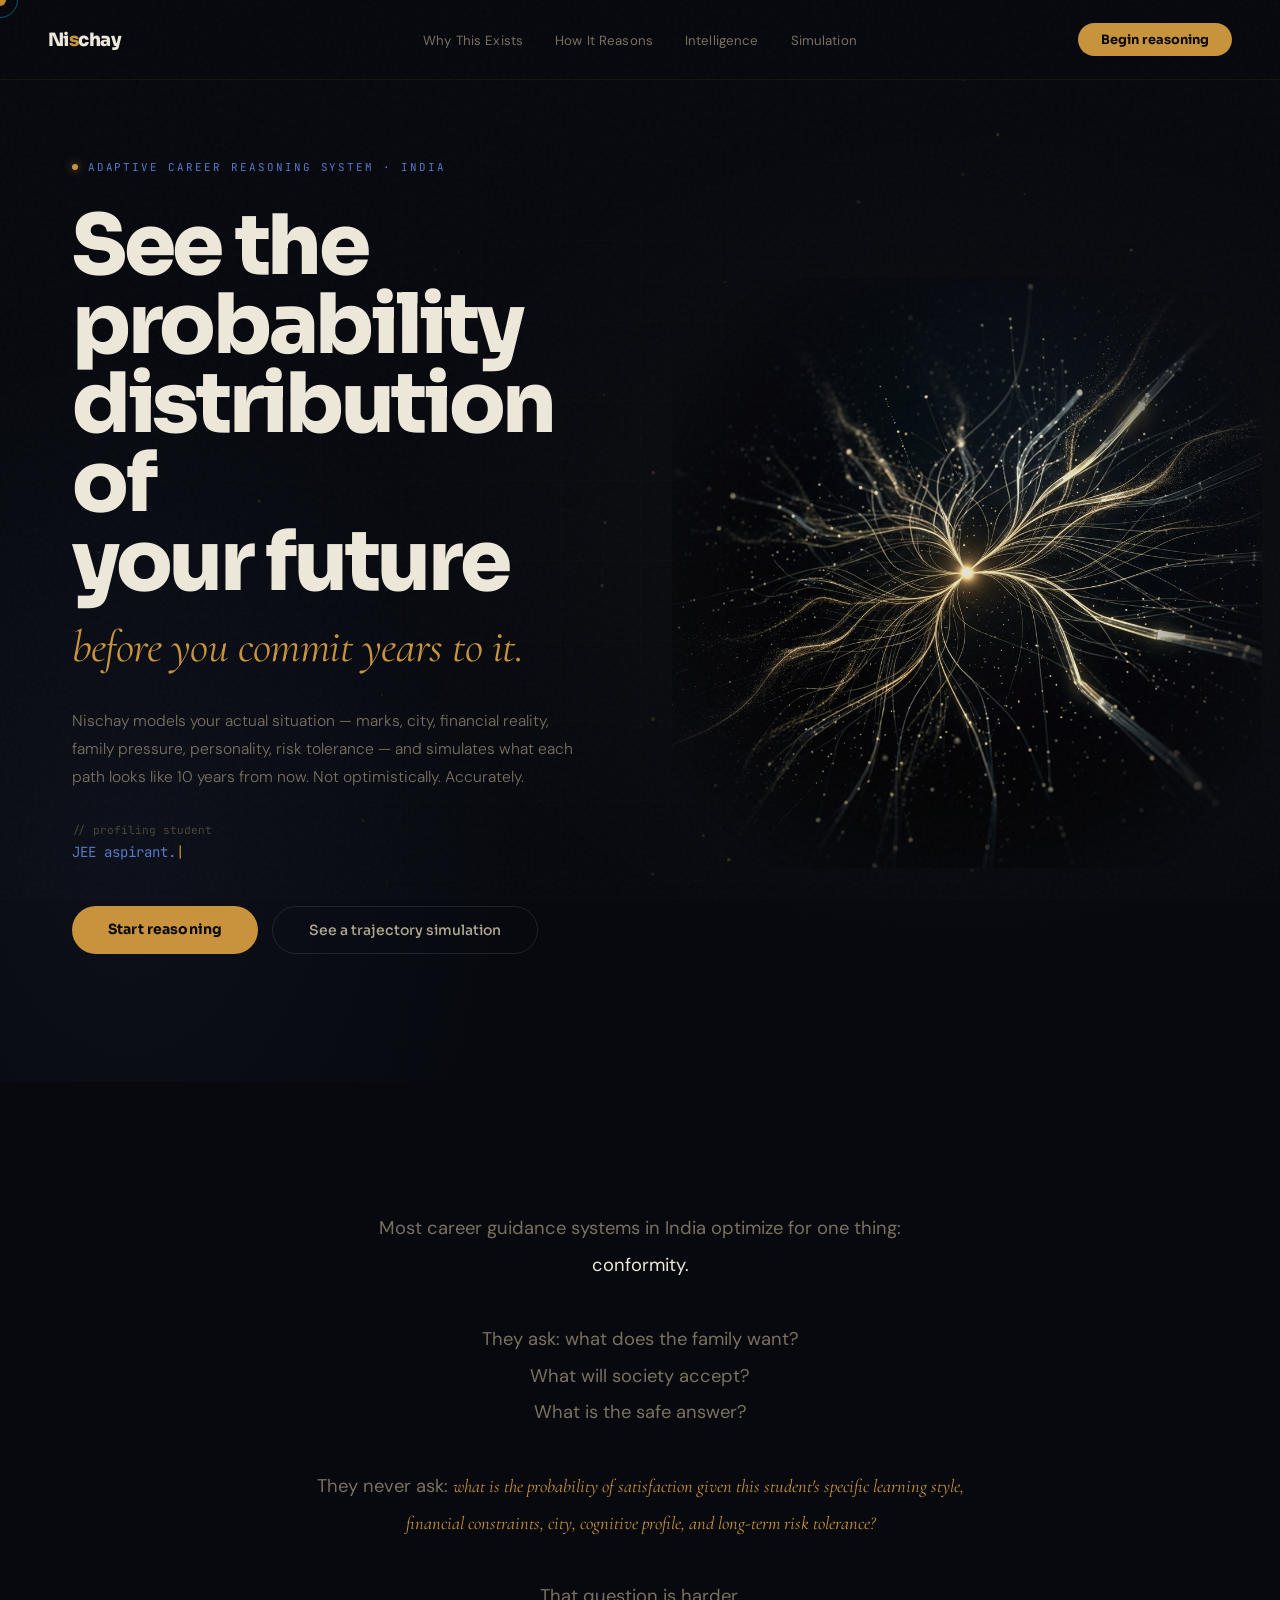
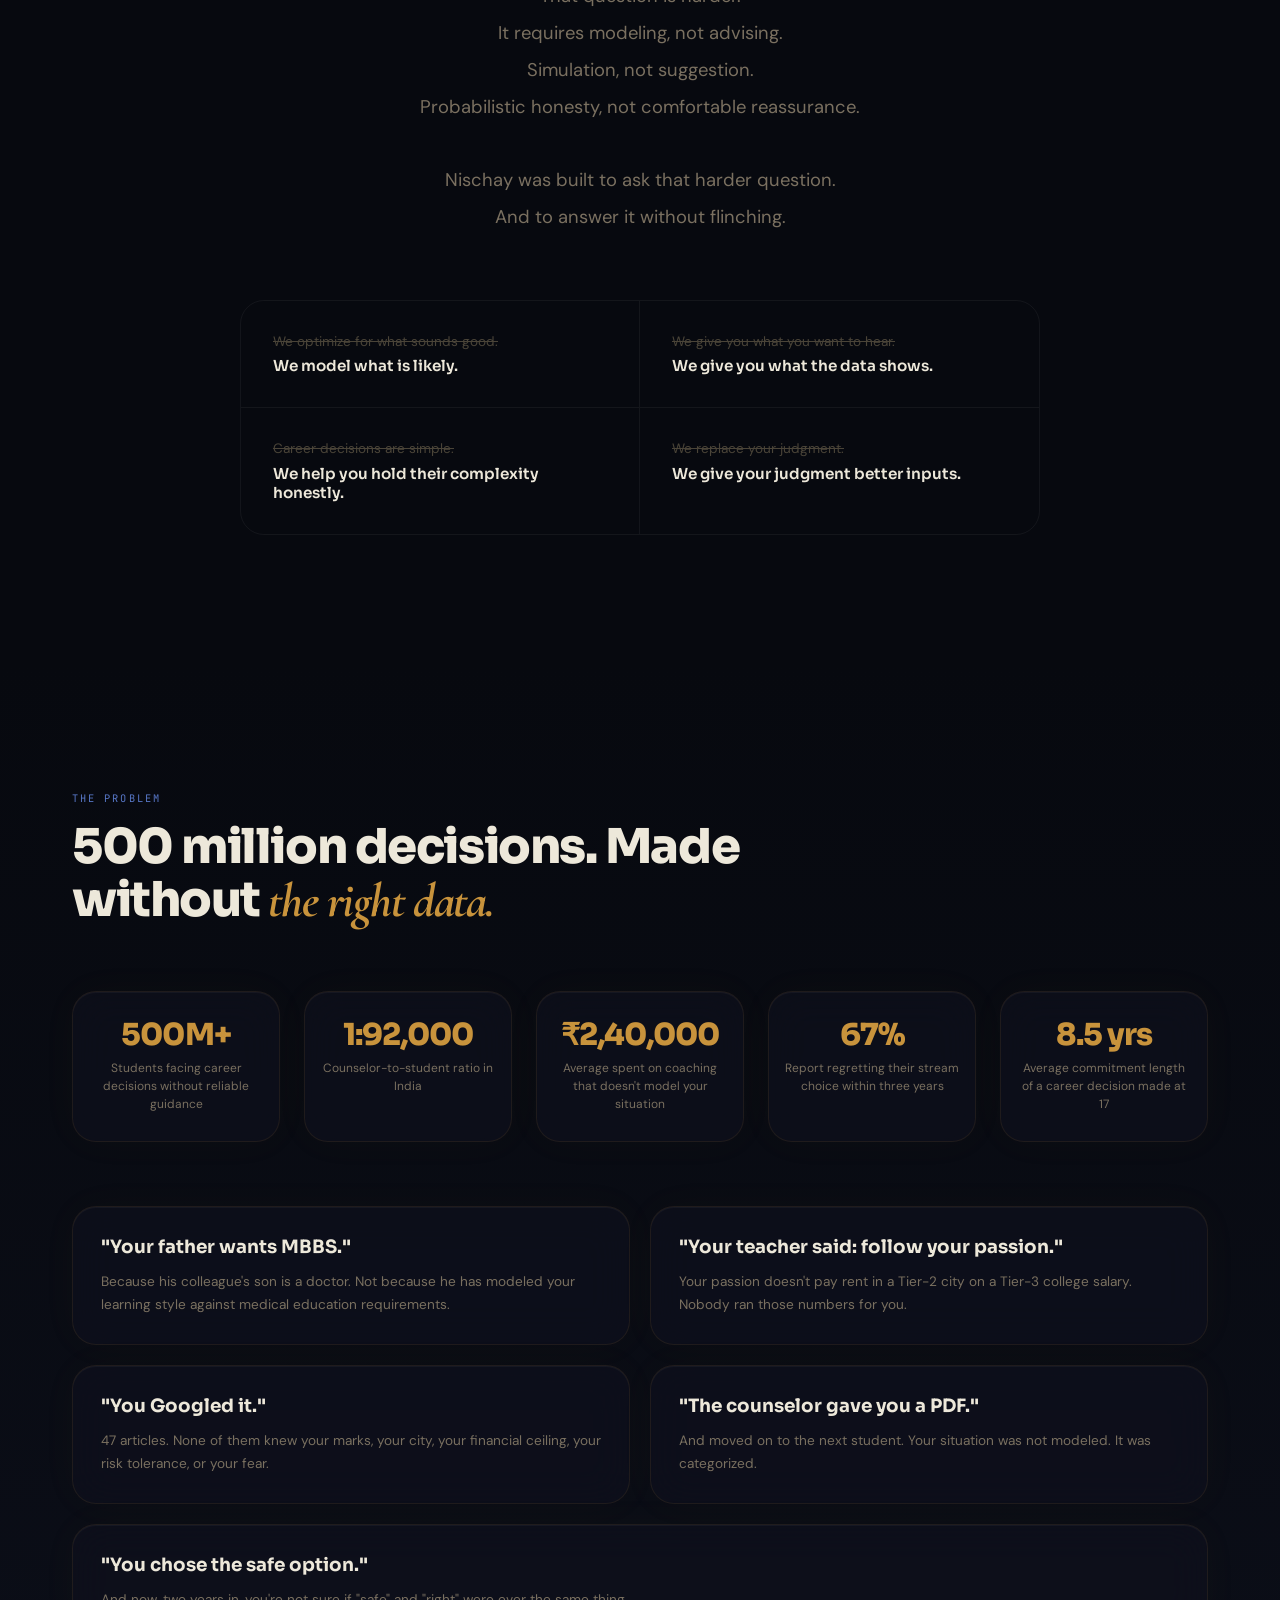
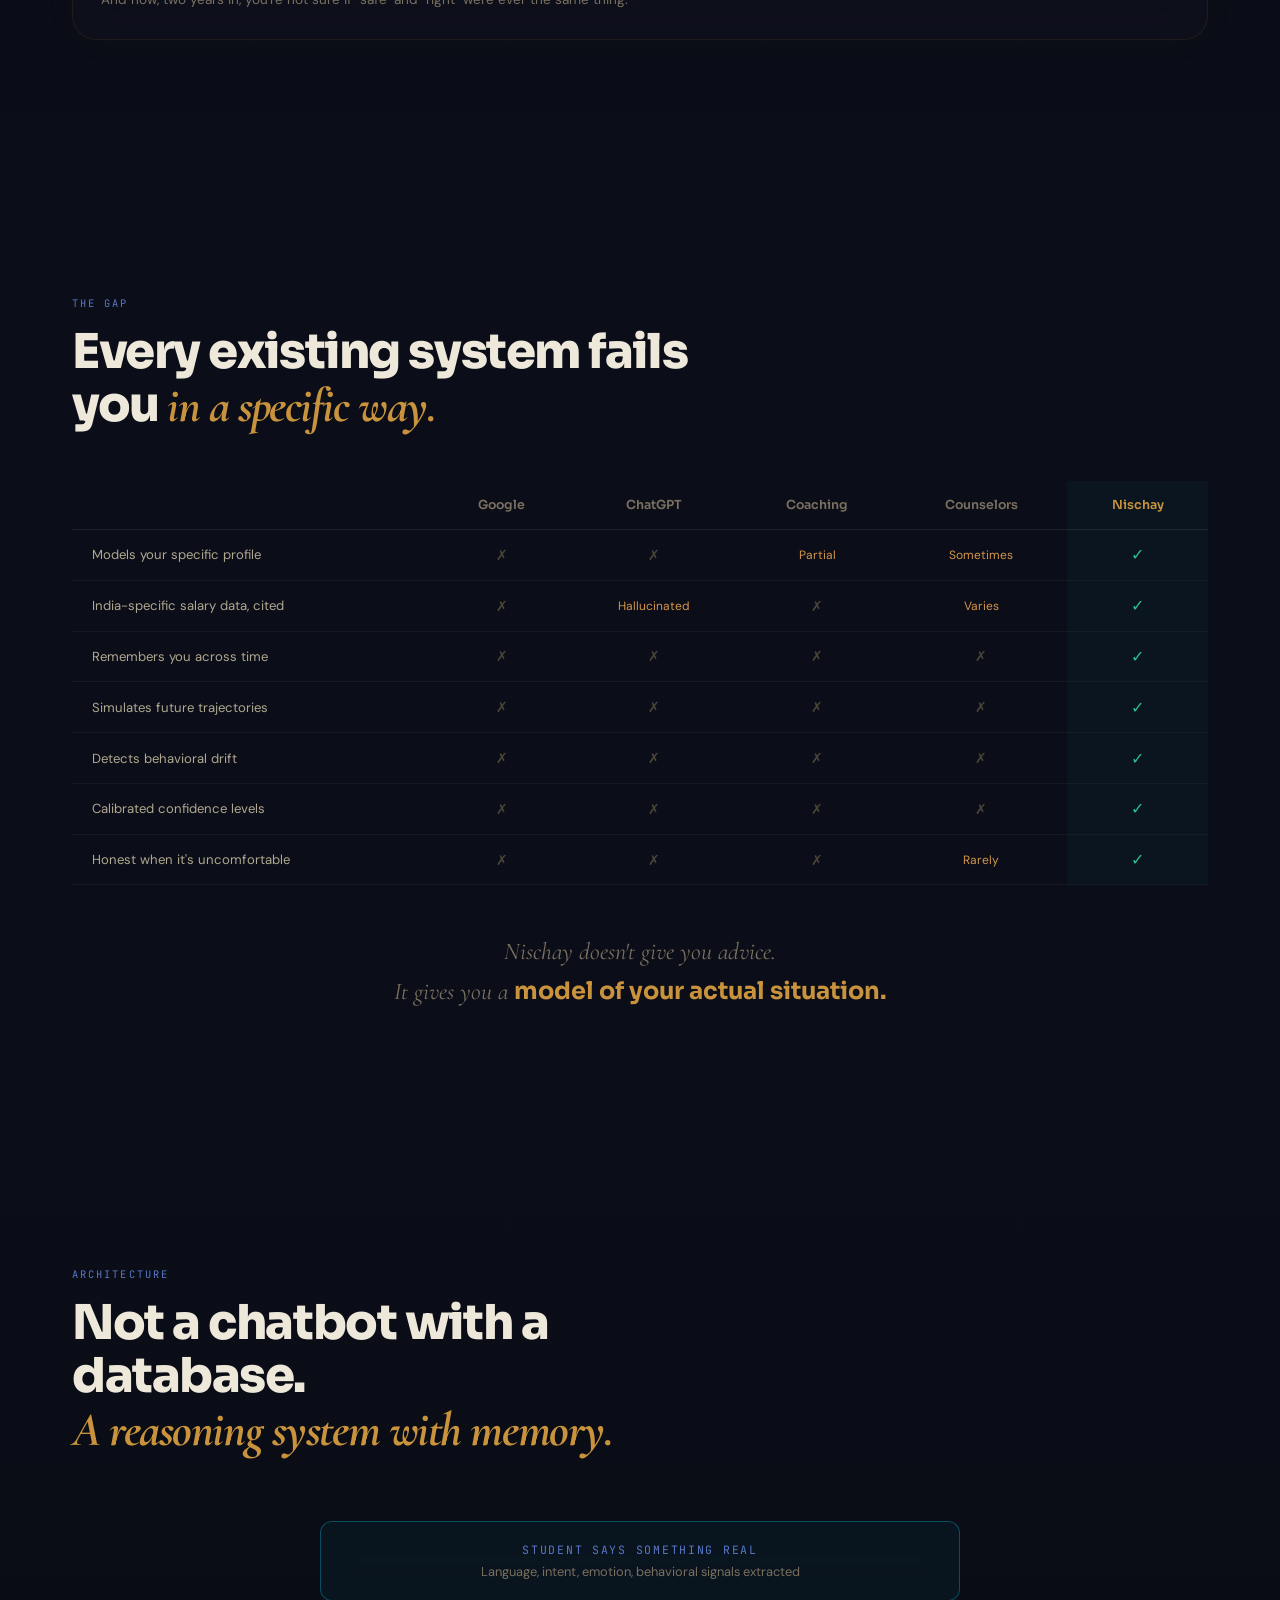
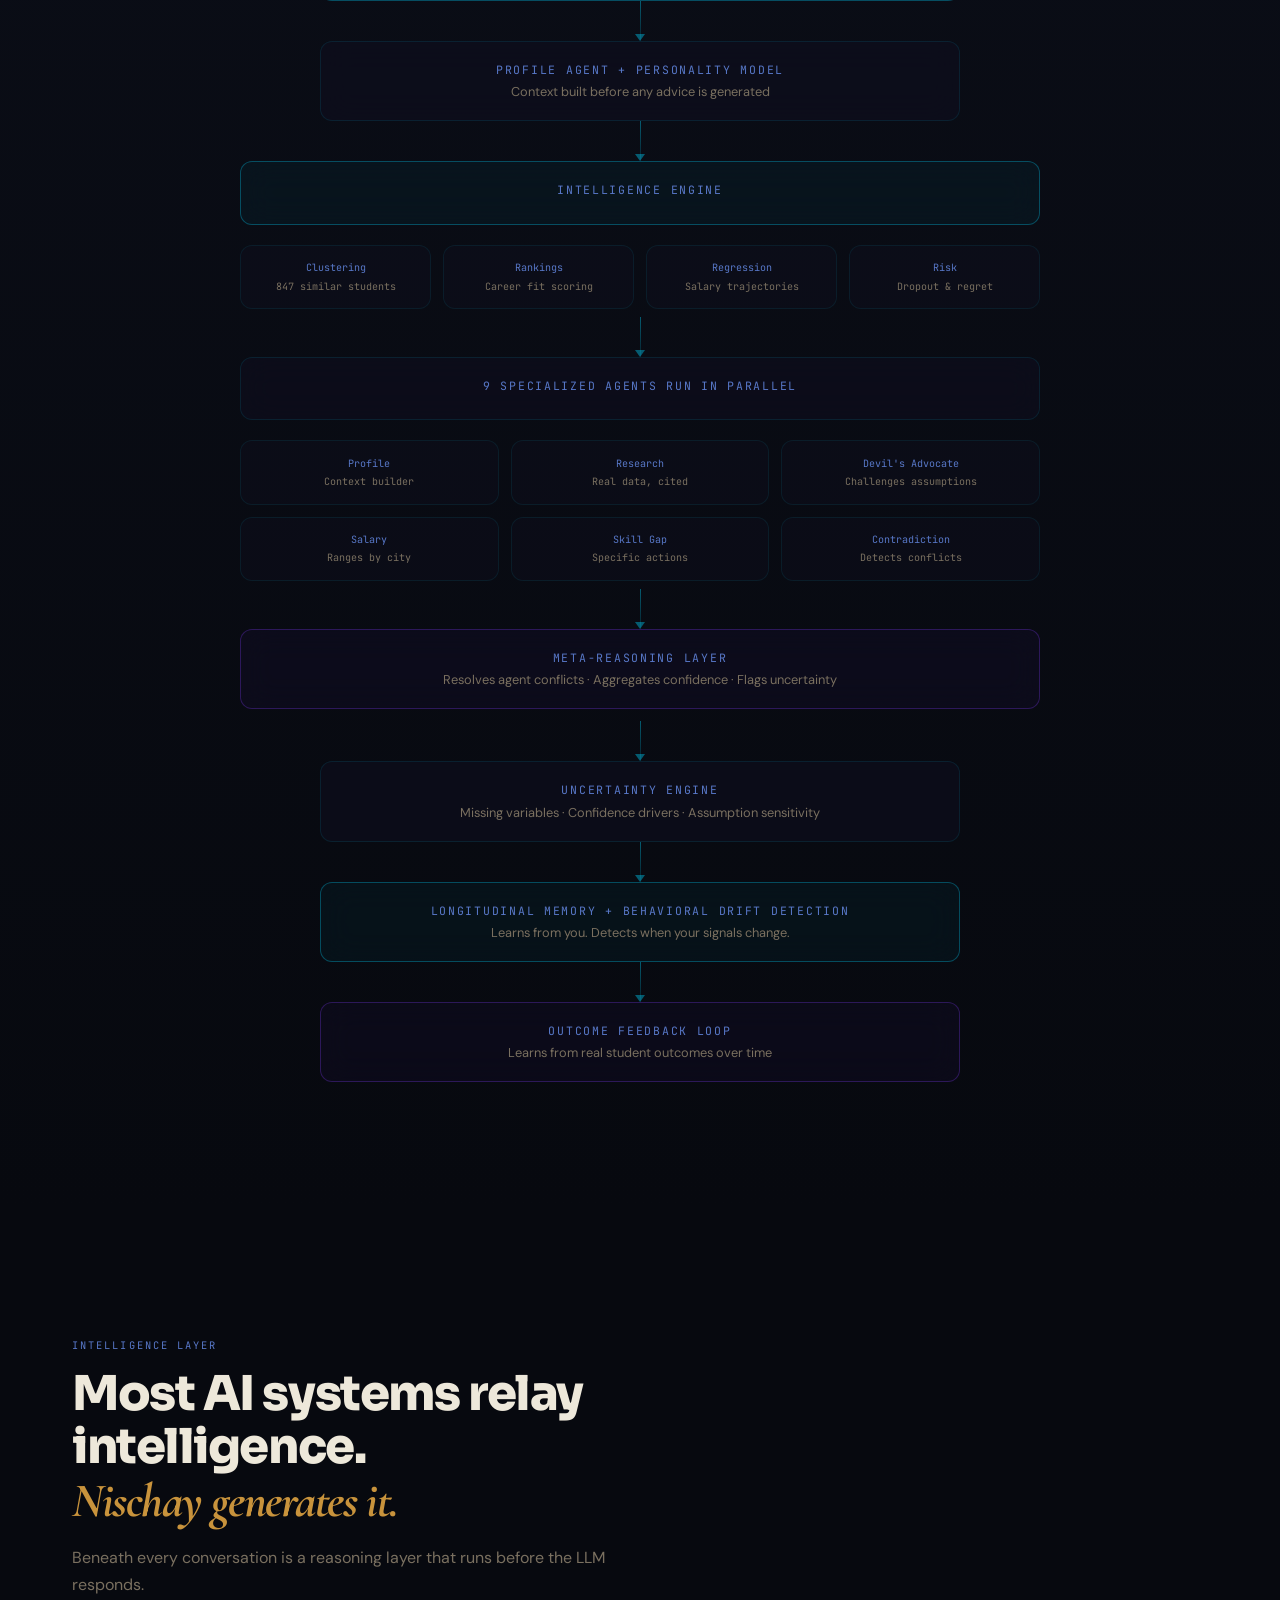
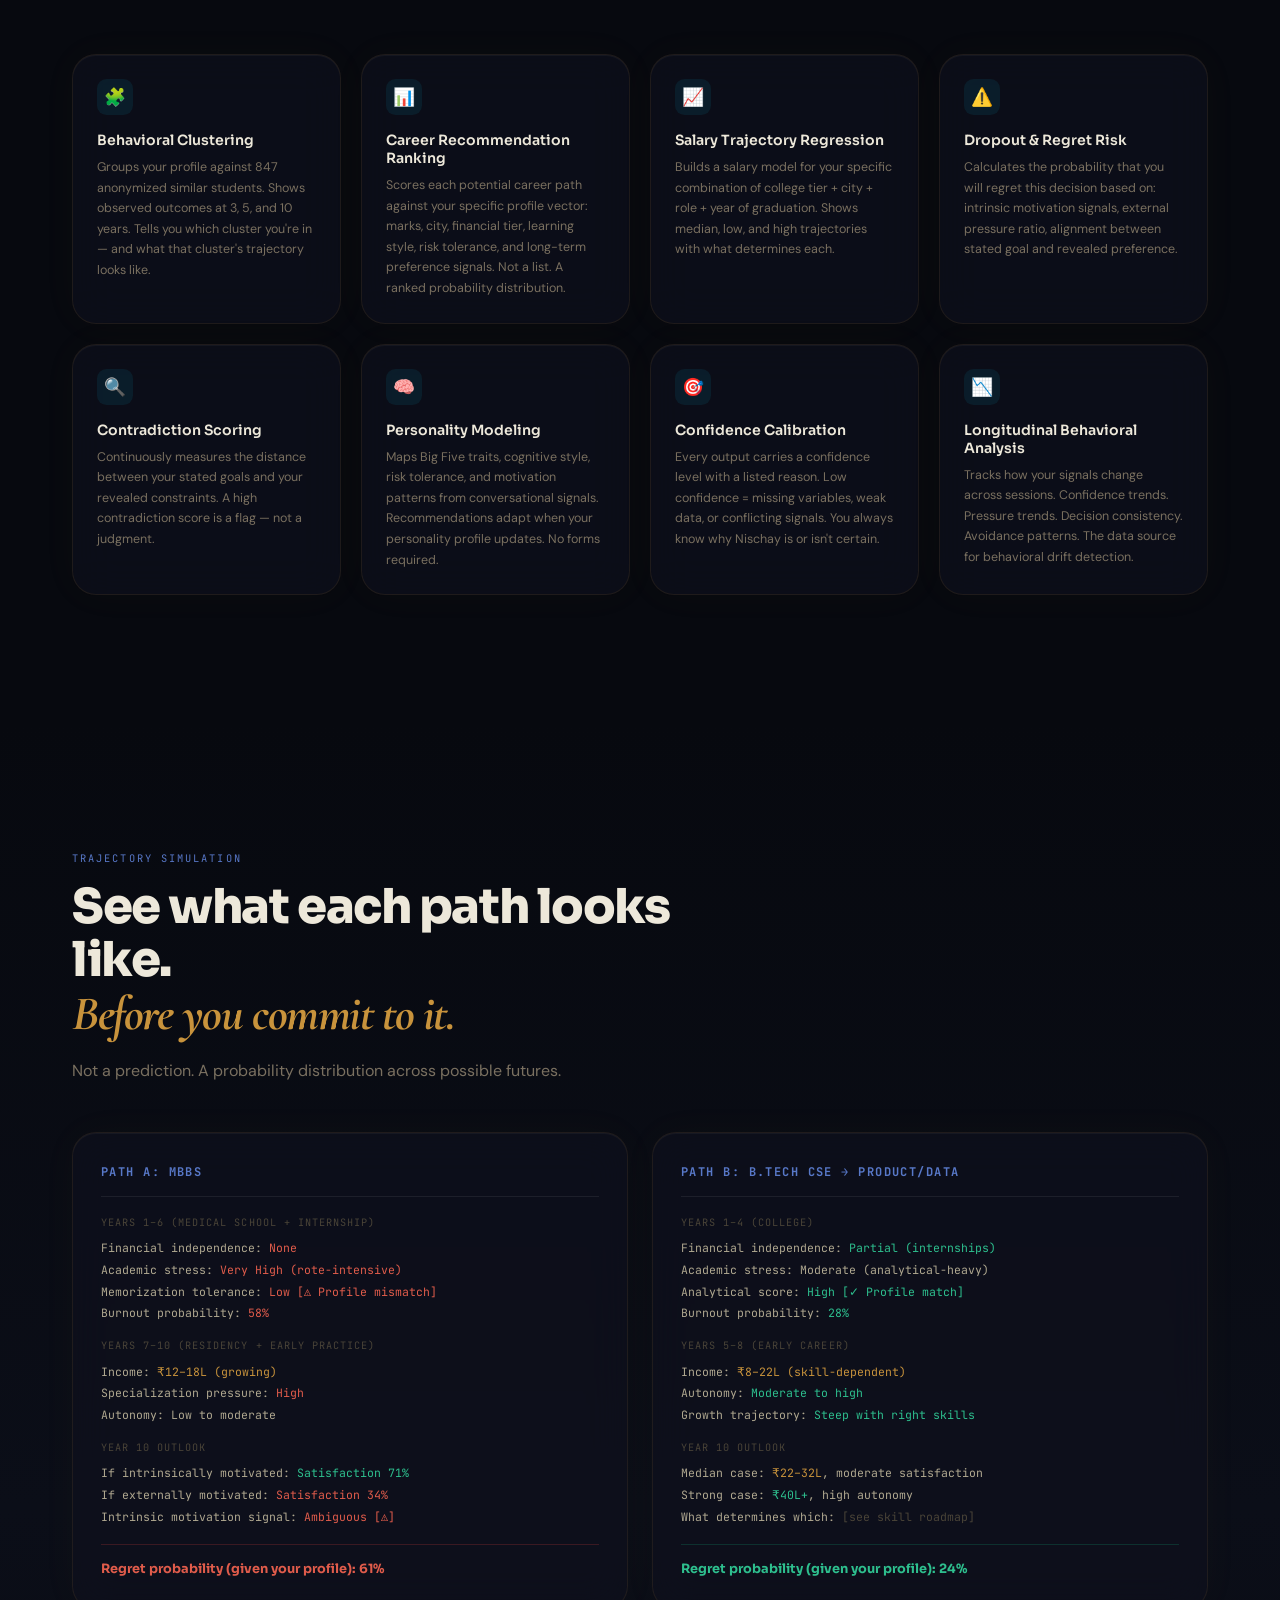
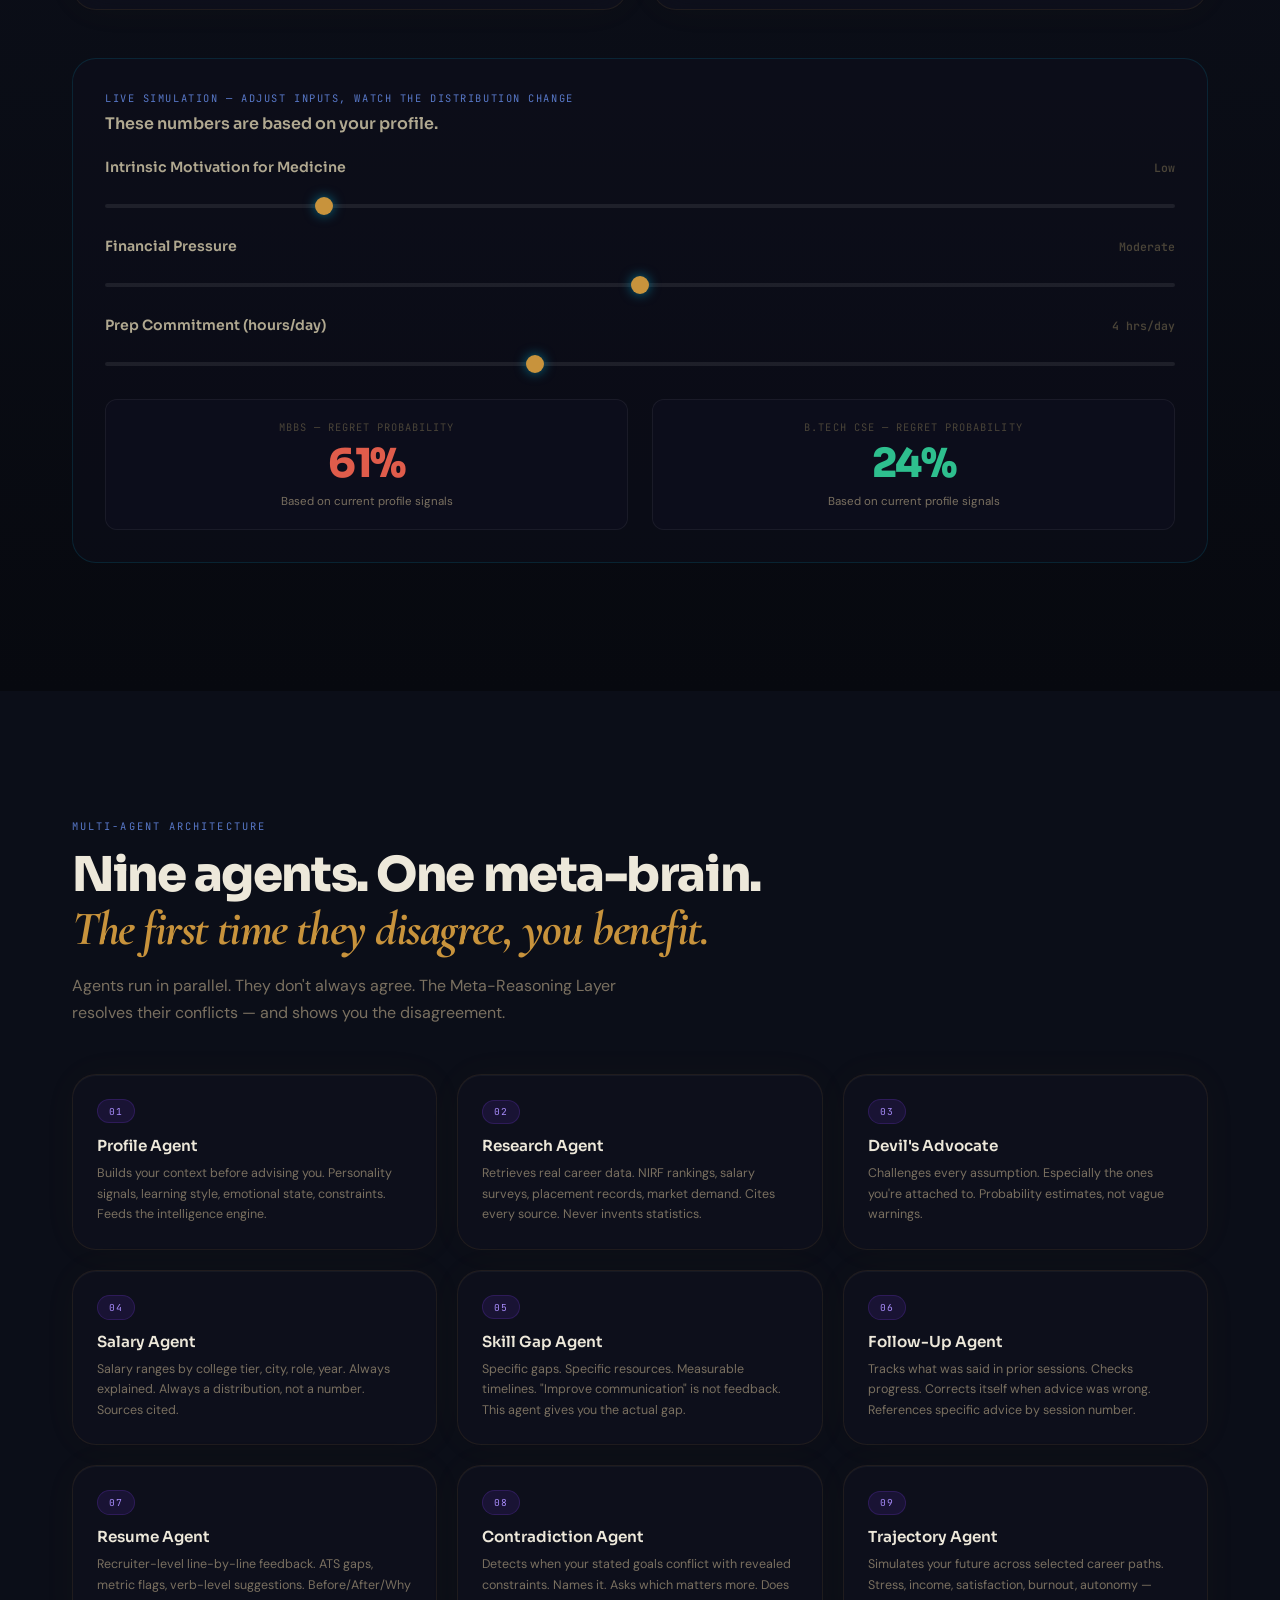
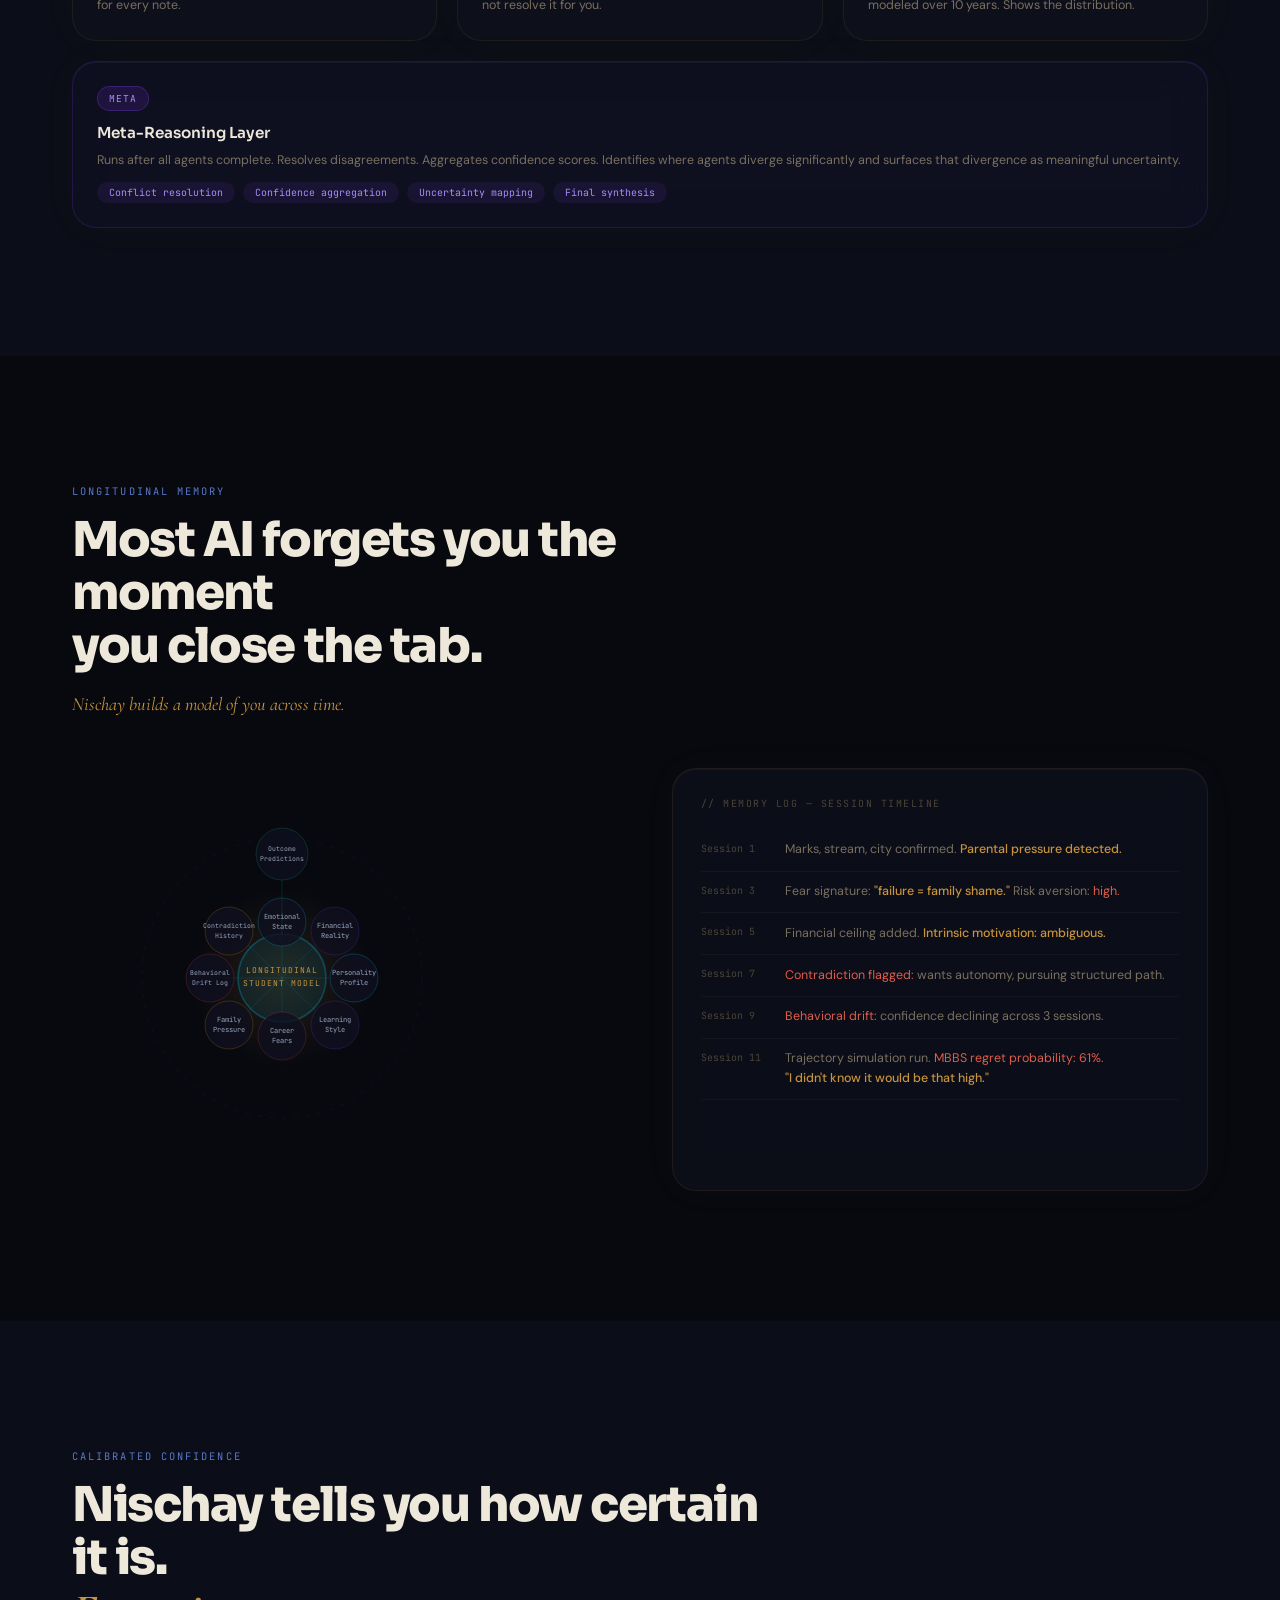
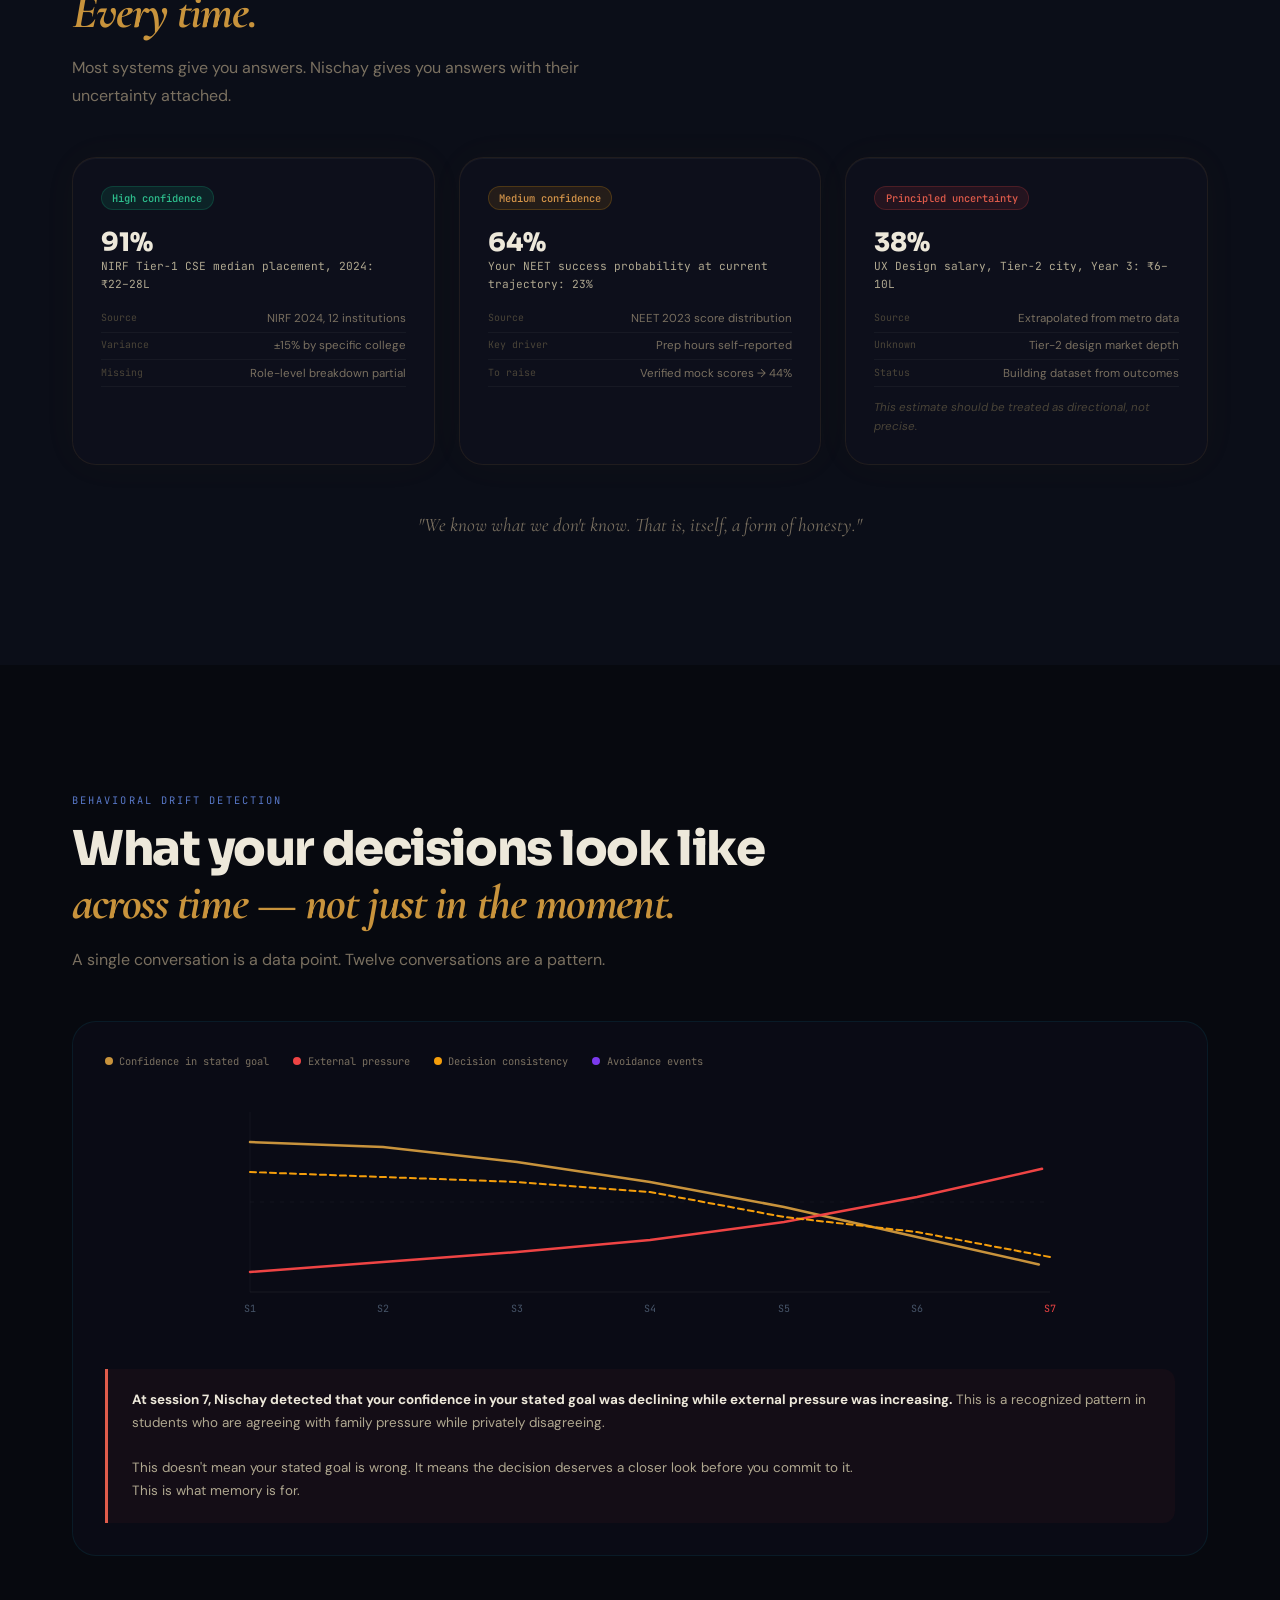
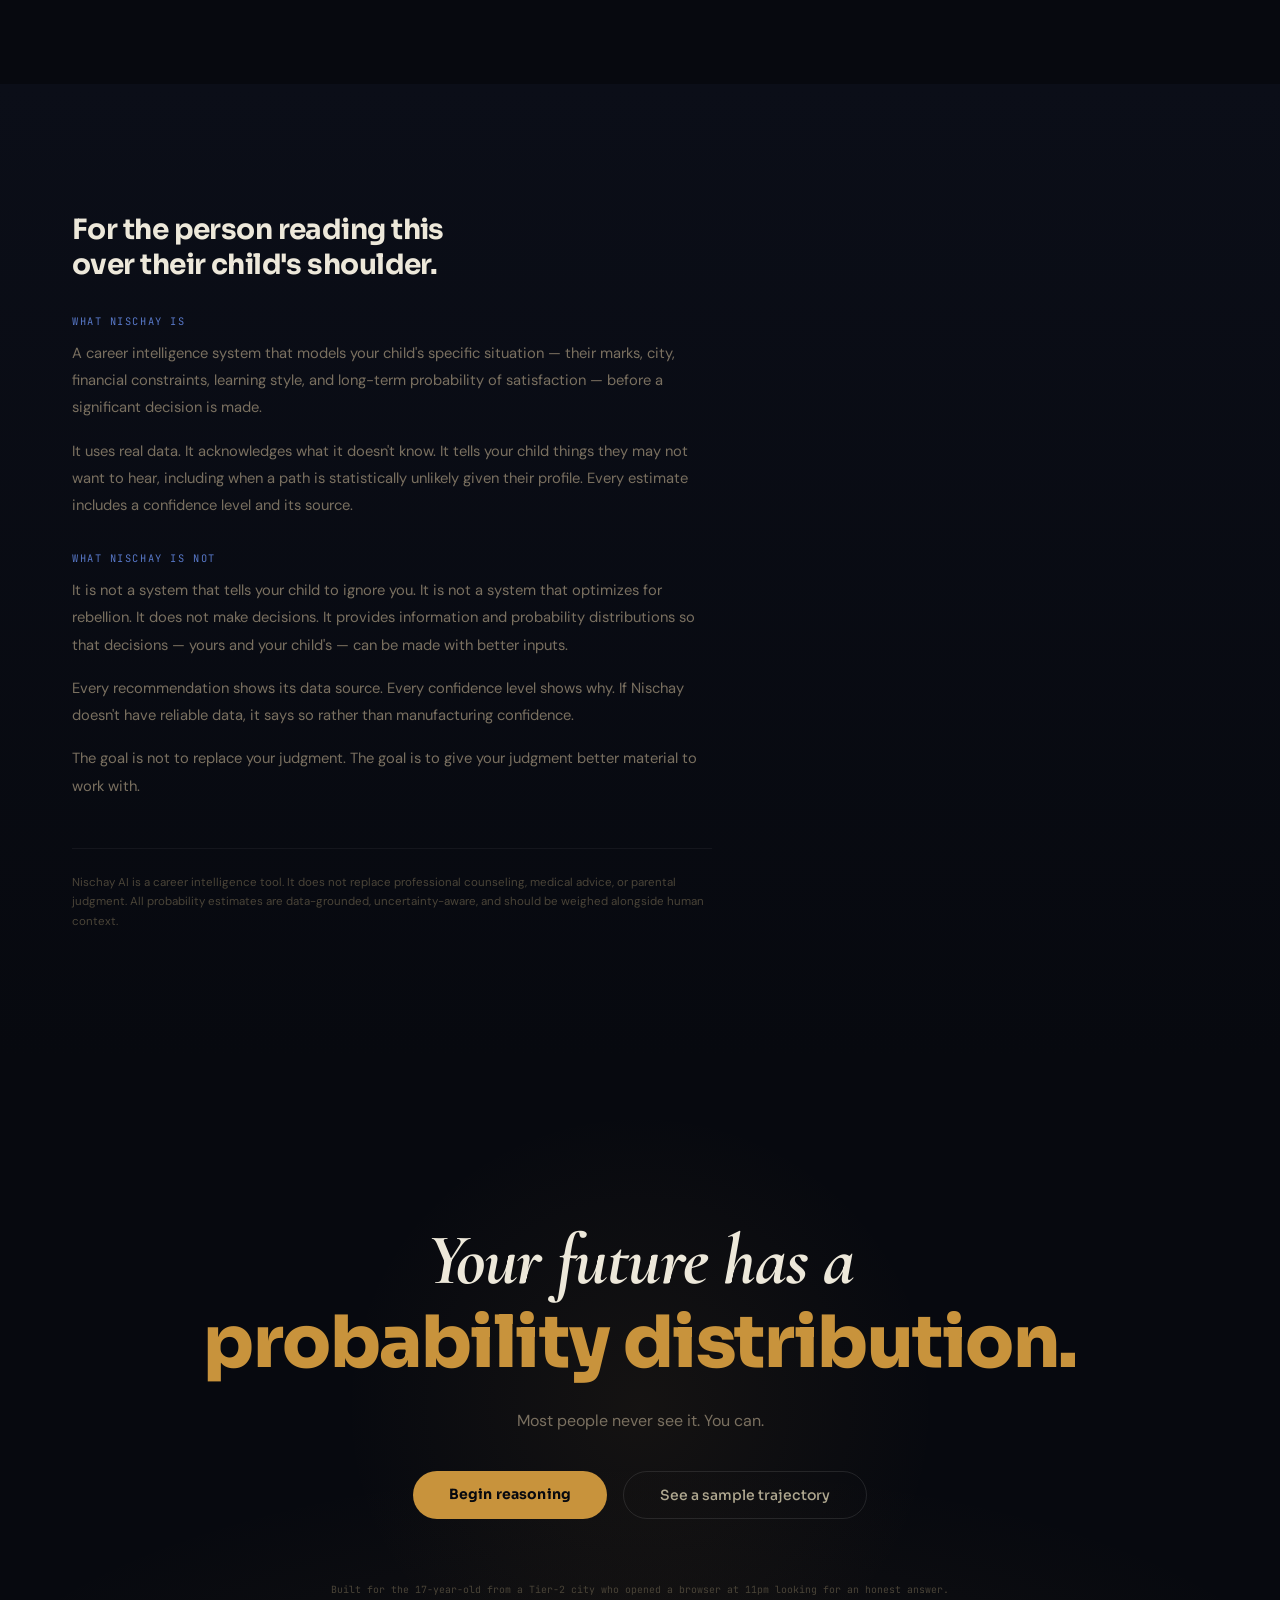
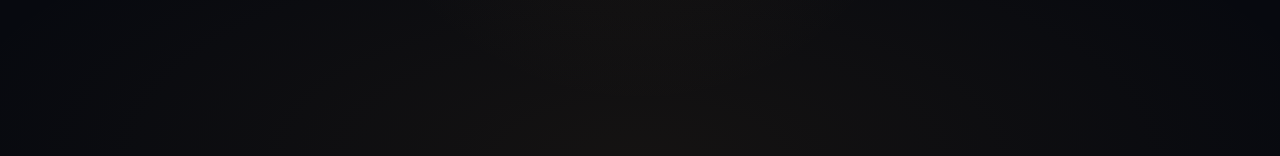
<file: index.html>
<!DOCTYPE html>
<html lang="en">
<head>
<meta charset="UTF-8">
<meta name="viewport" content="width=device-width, initial-scale=1.0">
<title>Nischay — Adaptive Career Reasoning System</title>
<link rel="preconnect" href="https://fonts.googleapis.com">
<link rel="preconnect" href="https://fonts.gstatic.com" crossorigin>
<link href="https://fonts.googleapis.com/css2?family=Sora:wght@300;400;600;700;800;900&family=Cormorant+Garamond:ital,wght@0,400;0,600;1,400;1,600&family=JetBrains+Mono:wght@400;500&family=DM+Sans:ital,opsz,wght@0,9..40,300;0,9..40,400;0,9..40,500;1,9..40,300&display=swap" rel="stylesheet">
<style>
:root {
  /* ── Background Spectrum ── */
  --bg-void:       #07090F;
  --bg-panel:      #0B0E18;
  --bg-surface:    #0F1420;
  --bg-card:       #131928;

  /* ── Accent System ── warm amber-gold primary, muted periwinkle secondary */
  --accent-cyan:   #C8933C;      /* warm amber gold — primary accent */
  --accent-violet: #6B5DB0;      /* deep amethyst */
  --accent-teal:   #5878C8;      /* muted periwinkle */
  --accent-glow:   rgba(200, 147, 60, 0.12);
  --accent-danger: #E05C4B;
  --accent-success:#2EBF8E;
  --accent-warn:   #D4954A;

  /* ── Text Hierarchy ── warm cream, not cold white */
  --text-primary:  #EDE8DA;
  --text-secondary:#B0A890;
  --text-muted:    #7A7060;
  --text-dim:      #4A4438;

  /* ── Borders ── */
  --border-subtle: rgba(255, 255, 255, 0.05);
  --border-glow:   rgba(200, 147, 60, 0.18);

  /* ── Shape ── */
  --radius-card:   1.5rem;
  --radius-pill:   9999px;
  --radius-small:  0.75rem;

  /* ── Typography ── */
  --font-display:  'Sora', sans-serif;
  --font-drama:    'Cormorant Garamond', serif;
  --font-body:     'DM Sans', sans-serif;
  --font-mono:     'JetBrains Mono', monospace;
}

*, *::before, *::after { box-sizing: border-box; margin: 0; padding: 0; }

html { scroll-behavior: smooth; }

body {
  background: var(--bg-void);
  color: var(--text-primary);
  font-family: var(--font-body);
  overflow-x: hidden;
  cursor: none;
}

body::before {
  content: '';
  position: fixed;
  inset: 0;
  opacity: 0.025;
  pointer-events: none;
  z-index: 9999;
  background-image: url("data:image/svg+xml,%3Csvg viewBox='0 0 256 256' xmlns='http://www.w3.org/2000/svg'%3E%3Cfilter id='n'%3E%3CfeTurbulence type='fractalNoise' baseFrequency='0.9' numOctaves='4' stitchTiles='stitch'/%3E%3C/filter%3E%3Crect width='100%25' height='100%25' filter='url(%23n)'/%3E%3C/svg%3E");
}

/* CUSTOM CURSOR */
#cursor {
  position: fixed;
  width: 12px; height: 12px;
  background: var(--accent-cyan);
  border-radius: 50%;
  pointer-events: none;
  z-index: 99999;
  transform: translate(-50%, -50%);
  transition: transform 0.1s, width 0.2s, height 0.2s, background 0.2s;
  mix-blend-mode: difference;
}
#cursor-ring {
  position: fixed;
  width: 36px; height: 36px;
  border: 1px solid rgba(0,212,255,0.4);
  border-radius: 50%;
  pointer-events: none;
  z-index: 99998;
  transform: translate(-50%, -50%);
  transition: transform 0.12s ease, width 0.3s, height 0.3s, opacity 0.3s;
}
body:hover #cursor-ring { opacity: 1; }

/* GLASS */
.glass {
  background: rgba(15, 18, 30, 0.6);
  backdrop-filter: blur(20px);
  -webkit-backdrop-filter: blur(20px);
  border: 1px solid rgba(200, 147, 60, 0.1);
  border-radius: var(--radius-card);
  box-shadow: 0 0 40px rgba(200, 147, 60, 0.03), inset 0 1px 0 rgba(255, 255, 255, 0.04);
  transition: border-color 0.3s ease, box-shadow 0.3s ease, transform 0.4s cubic-bezier(0.34, 1.56, 0.64, 1);
}
.glass:hover {
  border-color: rgba(200, 147, 60, 0.22);
  box-shadow: 0 0 60px rgba(200, 147, 60, 0.07), 0 0 120px rgba(107, 93, 176, 0.04);
  transform: translateY(-3px) scale(1.01);
}

/* NAVBAR */
#navbar {
  position: fixed;
  top: 0;
  left: 0;
  right: 0;
  z-index: 1000;
  height: 80px;
  display: flex;
  align-items: center;
  justify-content: space-between;
  padding: 0 3rem;
  background: rgba(7, 9, 15, 0.0);
  backdrop-filter: blur(0px);
  -webkit-backdrop-filter: blur(0px);
  border-bottom: 1px solid transparent;
  transition: background 0.5s ease, backdrop-filter 0.5s ease, border-color 0.5s ease;
}
#navbar.scrolled {
  background: rgba(7, 9, 15, 0.88);
  backdrop-filter: blur(24px);
  -webkit-backdrop-filter: blur(24px);
  border-color: rgba(200, 147, 60, 0.08);
}
.nav-logo {
  font-family: var(--font-display);
  font-weight: 800;
  font-size: 1.15rem;
  color: var(--text-primary);
  letter-spacing: -0.03em;
}
.nav-logo span {
  color: var(--accent-cyan);
}
.nav-links {
  display: flex;
  gap: 2rem;
  list-style: none;
  position: absolute;
  left: 50%;
  transform: translateX(-50%);
}
.nav-links a {
  font-family: var(--font-body);
  font-size: 0.83rem;
  color: var(--text-muted);
  text-decoration: none;
  transition: color 0.2s;
  letter-spacing: 0.01em;
  font-weight: 400;
}
.nav-links a:hover { color: var(--text-primary); }
.nav-cta {
  padding: 0.55rem 1.4rem;
  background: var(--accent-cyan);
  color: var(--bg-void);
  font-family: var(--font-display);
  font-weight: 700;
  font-size: 0.8rem;
  border-radius: var(--radius-pill);
  text-decoration: none;
  letter-spacing: 0.01em;
  transition: box-shadow 0.3s, transform 0.2s, opacity 0.2s;
}
.nav-cta:hover {
  box-shadow: 0 0 28px rgba(200, 147, 60, 0.5);
  transform: scale(1.03);
}
.mobile-menu-btn {
  display: none;
}
.mobile-cta-item {
  display: none;
}


/* ── SECTION SHARED ── */
section { position: relative; }
.section-inner { max-width: 1200px; margin: 0 auto; padding: 0 2rem; }

/* ─────────────────────────── HERO ─────────────────────────── */
#hero {
  min-height: 100dvh;
  display: flex;
  align-items: center;
  padding-top: 160px;          /* 80px navbar + 80px breathing room */
  padding-bottom: 8rem;
  overflow: hidden;
  position: relative;
  background:
    radial-gradient(ellipse 70% 60% at 75% 50%, rgba(200,147,60,0.04) 0%, transparent 65%),
    radial-gradient(ellipse 50% 80% at 10% 80%, rgba(91,120,200,0.06) 0%, transparent 60%),
    var(--bg-void);
}
#hero::after {
  content: '';
  position: absolute;
  inset: 0;
  background-image:
    linear-gradient(rgba(200,147,60,0.025) 1px, transparent 1px),
    linear-gradient(90deg, rgba(200,147,60,0.025) 1px, transparent 1px);
  background-size: 80px 80px;
  mask-image: radial-gradient(ellipse 80% 80% at 50% 50%, black 0%, transparent 100%);
  pointer-events: none;
  z-index: 1;
}
#particles-canvas {
  position: absolute;
  inset: 0;
  z-index: 0;
}

/* ── HERO GRID — 12 cols, text left, cards right ── */
.hero-wrapper {
  position: relative;
  z-index: 2;
  display: grid;
  grid-template-columns: 1fr 1fr;
  align-items: center;
  gap: 4rem;
  width: 100%;
}

/* ── LEFT COLUMN ── */
.hero-left {
  display: flex;
  flex-direction: column;
  align-items: flex-start;
}

/* Eyebrow tag */
.hero-eyebrow {
  display: flex;
  align-items: center;
  gap: 0.6rem;
  margin-bottom: 2rem;
  opacity: 0;
  transform: translateY(12px);
  animation: fadeUp 0.7s 0.1s forwards;
}
.hero-eyebrow-dot {
  width: 6px;
  height: 6px;
  border-radius: 50%;
  background: var(--accent-cyan);
  box-shadow: 0 0 8px rgba(200, 147, 60, 0.7);
  flex-shrink: 0;
}
.hero-tag {
  font-family: var(--font-mono);
  font-size: 0.68rem;
  color: var(--accent-teal);
  text-transform: uppercase;
  letter-spacing: 0.18em;
}

/* Main heading */
.hero-h1 {
  font-family: var(--font-display);
  font-weight: 900;
  font-size: clamp(3rem, 6.5vw, 5.25rem);
  line-height: 0.95;
  letter-spacing: -0.04em;
  color: var(--text-primary);
  max-width: 680px;
  opacity: 0;
  transform: translateY(16px);
  animation: fadeUp 0.8s 0.25s forwards;
}

/* Accent script line — separate from h1 */
.hero-script {
  font-family: var(--font-drama);
  font-style: italic;
  font-weight: 400;
  font-size: clamp(1.8rem, 3.5vw, 2.8rem);
  color: var(--accent-cyan);
  line-height: 1.2;
  margin-top: 1.25rem;
  letter-spacing: -0.01em;
  opacity: 0;
  transform: translateY(16px);
  animation: fadeUp 0.8s 0.4s forwards;
}

/* Paragraph */
.hero-sub {
  margin-top: 2rem;
  font-family: var(--font-body);
  font-size: 0.975rem;
  color: var(--text-muted);
  line-height: 1.8;
  max-width: 520px;
  font-weight: 300;
  opacity: 0;
  transform: translateY(16px);
  animation: fadeUp 0.7s 0.55s forwards;
}

/* Buttons */
.hero-actions {
  margin-top: 2.75rem;
  display: flex;
  gap: 0.85rem;
  flex-wrap: wrap;
  opacity: 0;
  transform: translateY(16px);
  animation: fadeUp 0.7s 0.7s forwards;
}
.btn-primary {
  padding: 0.875rem 2.25rem;
  background: var(--accent-cyan);
  color: var(--bg-void);
  font-family: var(--font-display);
  font-weight: 700;
  font-size: 0.875rem;
  border-radius: var(--radius-pill);
  text-decoration: none;
  border: none;
  cursor: none;
  letter-spacing: 0.01em;
  transition: box-shadow 0.3s, transform 0.2s;
  display: inline-block;
}
.btn-primary:hover {
  box-shadow: 0 0 40px rgba(200, 147, 60, 0.55);
  transform: scale(1.03);
}
.btn-secondary {
  padding: 0.875rem 2.25rem;
  background: transparent;
  color: var(--text-secondary);
  font-family: var(--font-display);
  font-weight: 500;
  font-size: 0.875rem;
  border-radius: var(--radius-pill);
  text-decoration: none;
  border: 1px solid rgba(255,255,255,0.1);
  cursor: none;
  transition: border-color 0.3s, color 0.3s;
  display: inline-block;
}
.btn-secondary:hover { border-color: var(--accent-cyan); color: var(--accent-cyan); }

/* TYPEWRITER */
.typewriter-wrap {
  margin-top: 2rem;
  opacity: 0;
  animation: fadeUp 0.7s 0.85s forwards;
}
.typewriter-label {
  font-family: var(--font-mono);
  font-size: 0.7rem;
  color: var(--text-dim);
  margin-bottom: 0.35rem;
}
#typewriter {
  font-family: var(--font-mono);
  font-size: 0.875rem;
  color: var(--accent-teal);
  min-height: 1.4em;
}
#typewriter::after {
  content: '|';
  animation: blink 1s infinite;
  color: var(--accent-cyan);
}
@keyframes blink { 0%,100%{opacity:1} 50%{opacity:0} }

/* ── RIGHT COLUMN — Cards ── */
.hero-right {
  display: flex;
  flex-direction: column;
  gap: 1rem;
  padding-top: 2rem;
  opacity: 0;
  animation: slideInRight 0.9s 0.8s forwards;
}
@keyframes slideInRight {
  from { opacity: 0; transform: translateX(32px); }
  to   { opacity: 1; transform: translateX(0); }
}

.hero-viz-container {
  position: relative;
  width: 110%;
  aspect-ratio: 1;
  display: flex;
  align-items: center;
  justify-content: center;
  perspective: 1000px;
}
.hero-viz-img {
  width: 100%;
  height: auto;
  border-radius: var(--radius-card);
  mask-image: radial-gradient(circle at center, black 40%, transparent 85%);
  -webkit-mask-image: radial-gradient(circle at center, black 40%, transparent 85%);
  animation: floatViz 12s ease-in-out infinite;
  filter: contrast(1.1) brightness(0.9);
}
.hero-viz-glow {
  position: absolute;
  inset: 0;
  background: radial-gradient(circle at center, var(--accent-cyan) 0%, transparent 60%);
  opacity: 0.08;
  filter: blur(80px);
  pointer-events: none;
}
@keyframes floatViz {
  0%, 100% { transform: translateY(0) rotate(0deg); }
  33% { transform: translateY(-15px) rotate(1deg); }
  66% { transform: translateY(10px) rotate(-1deg); }
}

/* Hero cards — no more absolute positioning */
.hero-card {
  padding: 1.25rem 1.4rem;
  font-family: var(--font-mono);
  font-size: 0.67rem;
  line-height: 1.8;
  color: var(--text-secondary);
  transition: transform 0.3s ease;
}
.hero-card:hover { transform: translateY(-3px); }
.card-title {
  font-size: 0.58rem;
  color: var(--accent-teal);
  text-transform: uppercase;
  letter-spacing: 0.15em;
  margin-bottom: 0.65rem;
  padding-bottom: 0.45rem;
  border-bottom: 1px solid rgba(200,147,60,0.1);
}
.card-warn { color: var(--accent-danger); }
.card-ok   { color: var(--accent-success); }
.card-mute { color: var(--text-dim); }
.card-q    { color: var(--accent-cyan); font-style: italic; margin-top: 0.6rem; }
.float-anim { animation: floatY 7s ease-in-out infinite; }
.float-anim:nth-child(2) { animation-delay: -2.3s; }
.float-anim:nth-child(3) { animation-delay: -4.6s; }

@keyframes floatY   { 0%,100%{transform:translateY(0)} 50%{transform:translateY(-6px)} }
@keyframes fadeUp   { to { opacity:1; transform:translateY(0) } }
@keyframes slideLeft { to { opacity:1; transform:translateX(0) } }

/* ─────────────── SECTION 2 — MANIFESTO ─────────────── */
#manifesto {
  padding: 8rem 0;
  background: var(--bg-void);
}
.manifesto-text {
  max-width: 680px;
  margin: 0 auto;
  text-align: center;
  font-size: 1.15rem;
  line-height: 2;
  color: var(--text-muted);
}
.manifesto-text strong {
  color: var(--text-primary);
  font-weight: 400;
}
.manifesto-text em {
  font-family: var(--font-drama);
  font-style: italic;
  color: var(--accent-cyan);
}
.manifesto-statements {
  margin-top: 4rem;
  display: grid;
  grid-template-columns: 1fr 1fr;
  gap: 0;
  max-width: 800px;
  margin-left: auto;
  margin-right: auto;
  border: 1px solid var(--border-subtle);
  border-radius: var(--radius-card);
  overflow: hidden;
}
.manifesto-stmt {
  padding: 2rem;
  border-right: 1px solid var(--border-subtle);
  border-bottom: 1px solid var(--border-subtle);
}
.manifesto-stmt:nth-child(even) { border-right: none; }
.manifesto-stmt:nth-child(3),
.manifesto-stmt:nth-child(4) { border-bottom: none; }
.stmt-reject {
  font-family: var(--font-body);
  font-size: 0.85rem;
  color: var(--text-dim);
  text-decoration: line-through;
  margin-bottom: 0.4rem;
}
.stmt-real {
  font-family: var(--font-display);
  font-size: 0.95rem;
  font-weight: 600;
  color: var(--text-primary);
}

/* ─────────────── SECTION 3 — PROBLEM ─────────────── */
#problem {
  padding: 8rem 0;
  background: linear-gradient(180deg, var(--bg-void) 0%, var(--bg-panel) 100%);
}
.section-label {
  font-family: var(--font-mono);
  font-size: 0.65rem;
  color: var(--accent-teal);
  text-transform: uppercase;
  letter-spacing: 0.2em;
  margin-bottom: 1rem;
}
.section-h2 {
  font-family: var(--font-display);
  font-weight: 800;
  font-size: clamp(2rem, 4vw, 3rem);
  letter-spacing: -0.03em;
  line-height: 1.1;
  max-width: 700px;
}
.section-h2 em {
  font-family: var(--font-drama);
  font-style: italic;
  color: var(--accent-cyan);
}

.stats-grid {
  display: grid;
  grid-template-columns: repeat(5, 1fr);
  gap: 1.5rem;
  margin: 4rem 0;
}
.stat-card {
  text-align: center;
  padding: 1.75rem 1rem;
}
.stat-number {
  font-family: var(--font-display);
  font-weight: 800;
  font-size: 1.9rem;
  color: var(--accent-cyan);
  letter-spacing: -0.03em;
  line-height: 1;
  margin-bottom: 0.5rem;
}
.stat-label {
  font-size: 0.75rem;
  color: var(--text-muted);
  line-height: 1.5;
}

.problem-cards {
  display: grid;
  grid-template-columns: 1fr 1fr;
  gap: 1.25rem;
  margin-top: 3rem;
}
.problem-card {
  padding: 1.75rem;
}
.problem-card-quote {
  font-family: var(--font-display);
  font-weight: 700;
  font-size: 1.15rem;
  color: var(--text-primary);
  margin-bottom: 0.75rem;
}
.problem-card-sub {
  font-size: 0.85rem;
  color: var(--text-muted);
  line-height: 1.7;
}

/* ─────────────── SECTION 4 — COMPARISON ─────────────── */
#comparison {
  padding: 8rem 0;
  background: var(--bg-panel);
}
.table-wrapper {
  width: 100%;
  overflow-x: auto;
  -webkit-overflow-scrolling: touch;
  margin-top: 3rem;
}
.comparison-table {
  width: 100%;
  border-collapse: collapse;
  margin-top: 0;
  font-size: 0.85rem;
  min-width: 600px; /* Ensure columns have adequate space on mobile scroll */
}
.comparison-table th {
  font-family: var(--font-display);
  font-weight: 600;
  font-size: 0.78rem;
  padding: 1rem 1.25rem;
  border-bottom: 1px solid rgba(255,255,255,0.08);
  text-align: center;
  color: var(--text-muted);
}
.comparison-table th:first-child { text-align: left; color: var(--text-dim); }
.comparison-table th.nischay-col { color: var(--accent-cyan); }
.comparison-table td {
  padding: 0.9rem 1.25rem;
  border-bottom: 1px solid rgba(255,255,255,0.04);
  text-align: center;
  color: var(--text-muted);
  font-size: 0.82rem;
}
.comparison-table td:first-child { text-align: left; color: var(--text-secondary); }
.comparison-table tr:hover td { background: rgba(255,255,255,0.015); }
.check { color: var(--accent-success); font-size: 1rem; }
.cross { color: var(--text-dim); font-size: 0.9rem; }
.partial { color: var(--accent-warn); font-size: 0.75rem; }
.nischay-col { background: rgba(0,212,255,0.03); }
.comparison-closer {
  margin-top: 3rem;
  text-align: center;
}
.word-reveal {
  font-family: var(--font-drama);
  font-style: italic;
  font-size: 1.5rem;
  color: var(--text-muted);
  line-height: 1.6;
}
.word-reveal em { color: var(--accent-cyan); font-style: normal; font-family: var(--font-display); font-weight: 700; }

/* ─────────────── SECTION 5 — HOW IT REASONS ─────────────── */
#reasoning {
  padding: 8rem 0;
  background: linear-gradient(180deg, var(--bg-panel) 0%, var(--bg-void) 100%);
}
.pipeline {
  margin-top: 4rem;
  display: flex;
  flex-direction: column;
  align-items: center;
  gap: 0;
}
.pipeline-node {
  display: flex;
  flex-direction: column;
  align-items: center;
  width: 100%;
  max-width: 640px;
  position: relative;
}
.pipeline-box {
  padding: 1.25rem 2rem;
  border-radius: var(--radius-small);
  border: 1px solid rgba(0,212,255,0.1);
  background: rgba(15,15,32,0.55);
  backdrop-filter: blur(16px);
  width: 100%;
  text-align: center;
}
.pipeline-box-title {
  font-family: var(--font-mono);
  font-size: 0.72rem;
  color: var(--accent-teal);
  text-transform: uppercase;
  letter-spacing: 0.15em;
  margin-bottom: 0.4rem;
}
.pipeline-box-sub {
  font-size: 0.8rem;
  color: var(--text-muted);
}
.pipeline-box.highlight {
  border-color: rgba(0,212,255,0.3);
  background: rgba(0,212,255,0.04);
}
.pipeline-box.meta {
  border-color: rgba(124,58,237,0.3);
  background: rgba(124,58,237,0.04);
}
.pipeline-arrow {
  width: 1px;
  height: 2.5rem;
  background: linear-gradient(180deg, rgba(0,212,255,0.4), rgba(0,212,255,0.1));
  position: relative;
}
.pipeline-arrow::after {
  content: '';
  position: absolute;
  bottom: 0;
  left: 50%;
  transform: translateX(-50%);
  width: 0; height: 0;
  border-left: 5px solid transparent;
  border-right: 5px solid transparent;
  border-top: 7px solid rgba(0,212,255,0.4);
}
.pipeline-branch {
  display: grid;
  grid-template-columns: repeat(4, 1fr);
  gap: 0.75rem;
  width: 100%;
  max-width: 800px;
  margin: 0.5rem 0;
}
.branch-item {
  padding: 0.9rem;
  border-radius: var(--radius-small);
  border: 1px solid rgba(0,212,255,0.08);
  background: rgba(15,15,32,0.4);
  text-align: center;
  font-family: var(--font-mono);
  font-size: 0.63rem;
  color: var(--text-muted);
  line-height: 1.5;
}
.branch-item span { display: block; color: var(--accent-teal); margin-bottom: 0.2rem; }

/* ─────────────── SECTION 6 — INTELLIGENCE ENGINE ─────────────── */
#intelligence {
  padding: 8rem 0;
  background: var(--bg-void);
}
.section-sub {
  font-size: 1rem;
  color: var(--text-muted);
  line-height: 1.7;
  max-width: 580px;
  margin-top: 1rem;
}
.intel-grid {
  display: grid;
  grid-template-columns: repeat(4, 1fr);
  gap: 1.25rem;
  margin-top: 3.5rem;
}
.intel-card {
  padding: 1.5rem;
  cursor: none;
}
.intel-icon {
  width: 36px; height: 36px;
  background: rgba(0,212,255,0.08);
  border-radius: 0.6rem;
  display: flex;
  align-items: center;
  justify-content: center;
  font-size: 1.1rem;
  margin-bottom: 1rem;
}
.intel-title {
  font-family: var(--font-display);
  font-weight: 600;
  font-size: 0.88rem;
  color: var(--text-primary);
  margin-bottom: 0.5rem;
}
.intel-desc {
  font-size: 0.78rem;
  color: var(--text-muted);
  line-height: 1.65;
}

/* ─────────────── SECTION 7 — TRAJECTORY ─────────────── */
#trajectory {
  padding: 8rem 0;
  background: linear-gradient(180deg, var(--bg-void) 0%, var(--bg-panel) 50%, var(--bg-void) 100%);
}
.trajectory-grid {
  display: grid;
  grid-template-columns: 1fr 1fr;
  gap: 1.5rem;
  margin-top: 3rem;
}
.trajectory-card {
  padding: 1.75rem;
  font-family: var(--font-mono);
  font-size: 0.72rem;
  line-height: 1.9;
  color: var(--text-secondary);
}
.traj-title {
  font-family: var(--font-display);
  font-weight: 700;
  font-size: 1rem;
  color: var(--text-primary);
  margin-bottom: 1rem;
  padding-bottom: 0.75rem;
  border-bottom: 1px solid rgba(255,255,255,0.07);
  font-family: var(--font-mono);
  font-size: 0.75rem;
  color: var(--accent-teal);
  text-transform: uppercase;
  letter-spacing: 0.12em;
}
.traj-warn { color: var(--accent-danger); }
.traj-ok { color: var(--accent-success); }
.traj-dim { color: var(--text-dim); }
.traj-highlight { color: var(--accent-cyan); }
.traj-section { margin-top: 0.75rem; }
.traj-label {
  font-family: var(--font-mono);
  font-size: 0.64rem;
  color: var(--text-dim);
  text-transform: uppercase;
  letter-spacing: 0.1em;
  margin-bottom: 0.3rem;
}

/* INTERACTIVE SLIDER */
.trajectory-interactive {
  margin-top: 3rem;
  padding: 2rem;
  border: 1px solid rgba(0,212,255,0.12);
  border-radius: var(--radius-card);
  background: rgba(15,15,32,0.4);
}
.slider-label {
  font-family: var(--font-display);
  font-weight: 600;
  font-size: 0.88rem;
  color: var(--text-secondary);
  margin-bottom: 1rem;
  display: flex;
  justify-content: space-between;
  align-items: center;
}
.slider-label span {
  font-family: var(--font-mono);
  font-size: 0.72rem;
  color: var(--text-dim);
}
input[type=range] {
  -webkit-appearance: none;
  width: 100%;
  height: 4px;
  background: rgba(255,255,255,0.08);
  border-radius: 2px;
  outline: none;
  cursor: none;
}
input[type=range]::-webkit-slider-thumb {
  -webkit-appearance: none;
  width: 18px; height: 18px;
  background: var(--accent-cyan);
  border-radius: 50%;
  cursor: none;
  box-shadow: 0 0 12px rgba(0,212,255,0.5);
  transition: transform 0.2s;
}
input[type=range]:hover::-webkit-slider-thumb { transform: scale(1.2); }
.regret-display {
  margin-top: 1.75rem;
  display: grid;
  grid-template-columns: 1fr 1fr;
  gap: 1.5rem;
}
.regret-item {
  text-align: center;
  padding: 1.25rem;
  border-radius: var(--radius-small);
  background: rgba(15,15,32,0.5);
  border: 1px solid rgba(255,255,255,0.06);
  transition: all 0.4s cubic-bezier(0.34,1.56,0.64,1);
}
.regret-num {
  font-family: var(--font-display);
  font-weight: 800;
  font-size: 2.5rem;
  letter-spacing: -0.04em;
  transition: color 0.4s;
}
.regret-path {
  font-family: var(--font-mono);
  font-size: 0.65rem;
  color: var(--text-dim);
  text-transform: uppercase;
  letter-spacing: 0.1em;
  margin-bottom: 0.25rem;
}
.regret-label {
  font-size: 0.72rem;
  color: var(--text-muted);
  margin-top: 0.3rem;
}

/* ─────────────── SECTION 8 — AGENTS ─────────────── */
#agents {
  padding: 8rem 0;
  background: var(--bg-panel);
}
.agents-grid {
  display: grid;
  grid-template-columns: repeat(3, 1fr);
  gap: 1.25rem;
  margin-top: 3rem;
}
.agent-card {
  padding: 1.5rem;
  cursor: none;
  position: relative;
  overflow: hidden;
}
.agent-card::before {
  content: '';
  position: absolute;
  inset: 0;
  background: radial-gradient(circle at var(--mx,50%) var(--my,50%), rgba(0,212,255,0.04), transparent 60%);
  opacity: 0;
  transition: opacity 0.3s;
  pointer-events: none;
}
.agent-card:hover::before { opacity: 1; }
.agent-badge {
  display: inline-flex;
  align-items: center;
  gap: 0.4rem;
  padding: 0.3rem 0.7rem;
  background: rgba(124,58,237,0.12);
  border: 1px solid rgba(124,58,237,0.2);
  border-radius: var(--radius-pill);
  font-family: var(--font-mono);
  font-size: 0.6rem;
  color: #A78BFA;
  text-transform: uppercase;
  letter-spacing: 0.1em;
  margin-bottom: 0.75rem;
}
.agent-name {
  font-family: var(--font-display);
  font-weight: 600;
  font-size: 0.95rem;
  color: var(--text-primary);
  margin-bottom: 0.5rem;
}
.agent-desc {
  font-size: 0.78rem;
  color: var(--text-muted);
  line-height: 1.65;
}
.meta-card {
  grid-column: 1 / -1;
  border-color: rgba(124,58,237,0.2);
  background: rgba(124,58,237,0.03);
}
.meta-features {
  display: flex;
  flex-wrap: wrap;
  gap: 0.5rem;
  margin-top: 0.75rem;
}
.meta-feature {
  padding: 0.25rem 0.75rem;
  background: rgba(124,58,237,0.1);
  border-radius: var(--radius-pill);
  font-family: var(--font-mono);
  font-size: 0.62rem;
  color: #A78BFA;
}

/* ─────────────── SECTION 9 — MEMORY ─────────────── */
#memory {
  padding: 8rem 0;
  background: var(--bg-void);
}
.memory-layout {
  display: grid;
  grid-template-columns: 1fr 1fr;
  gap: 4rem;
  margin-top: 3rem;
  align-items: start;
}
.memory-brain {
  position: relative;
  width: 100%;
  aspect-ratio: 1;
  max-width: 420px;
}
.memory-timeline {
  padding: 1.75rem;
}
.memory-timeline-title {
  font-family: var(--font-mono);
  font-size: 0.62rem;
  color: var(--text-dim);
  text-transform: uppercase;
  letter-spacing: 0.15em;
  margin-bottom: 1.25rem;
}
.timeline-item {
  display: flex;
  gap: 1rem;
  padding: 0.65rem 0;
  border-bottom: 1px solid rgba(255,255,255,0.04);
  opacity: 0;
  transform: translateX(-12px);
  transition: opacity 0.4s, transform 0.4s;
}
.timeline-item.visible { opacity: 1; transform: none; }
.timeline-session {
  font-family: var(--font-mono);
  font-size: 0.62rem;
  color: var(--text-dim);
  white-space: nowrap;
  min-width: 68px;
  padding-top: 0.1rem;
}
.timeline-content {
  font-size: 0.78rem;
  color: var(--text-muted);
  line-height: 1.6;
}
.timeline-content strong { color: var(--accent-cyan); font-weight: 500; }
.timeline-content em { color: var(--accent-danger); font-style: normal; }

/* ─────────────── SECTION 10 — UNCERTAINTY ─────────────── */
#uncertainty {
  padding: 8rem 0;
  background: var(--bg-panel);
}
.uncertainty-grid {
  display: grid;
  grid-template-columns: repeat(3, 1fr);
  gap: 1.5rem;
  margin-top: 3rem;
}
.conf-card {
  padding: 1.75rem;
}
.conf-level {
  display: flex;
  align-items: center;
  gap: 0.5rem;
  margin-bottom: 1rem;
}
.conf-badge {
  padding: 0.25rem 0.65rem;
  border-radius: var(--radius-pill);
  font-family: var(--font-mono);
  font-size: 0.65rem;
  font-weight: 500;
}
.conf-high { background: rgba(16,185,129,0.12); color: var(--accent-success); border: 1px solid rgba(16,185,129,0.2); }
.conf-medium { background: rgba(245,158,11,0.1); color: var(--accent-warn); border: 1px solid rgba(245,158,11,0.2); }
.conf-low { background: rgba(239,68,68,0.1); color: var(--accent-danger); border: 1px solid rgba(239,68,68,0.2); }
.conf-percent {
  font-family: var(--font-display);
  font-weight: 800;
  font-size: 1.6rem;
  color: var(--text-primary);
}
.conf-claim {
  font-family: var(--font-mono);
  font-size: 0.7rem;
  color: var(--text-secondary);
  margin-bottom: 0.75rem;
  line-height: 1.6;
}
.conf-row {
  display: flex;
  justify-content: space-between;
  font-size: 0.72rem;
  padding: 0.35rem 0;
  border-bottom: 1px solid rgba(255,255,255,0.04);
  color: var(--text-muted);
}
.conf-row span:first-child { color: var(--text-dim); font-family: var(--font-mono); font-size: 0.62rem; }
.conf-closer {
  margin-top: 3rem;
  text-align: center;
  font-family: var(--font-drama);
  font-style: italic;
  font-size: 1.2rem;
  color: var(--text-muted);
}

/* ─────────────── SECTION 11 — BEHAVIORAL DRIFT ─────────────── */
#drift {
  padding: 8rem 0;
  background: var(--bg-void);
}
.drift-chart-wrap {
  margin-top: 3rem;
  padding: 2rem;
  border: 1px solid rgba(0,212,255,0.08);
  border-radius: var(--radius-card);
  background: rgba(15,15,32,0.4);
}
.drift-legend {
  display: flex;
  gap: 1.5rem;
  margin-bottom: 1.5rem;
  flex-wrap: wrap;
}
.legend-item {
  display: flex;
  align-items: center;
  gap: 0.4rem;
  font-family: var(--font-mono);
  font-size: 0.65rem;
  color: var(--text-muted);
}
.legend-dot {
  width: 8px; height: 8px;
  border-radius: 50%;
}
#drift-svg { width: 100%; height: 240px; }
.drift-annotation {
  margin-top: 2rem;
  padding: 1.25rem 1.5rem;
  border-left: 3px solid var(--accent-danger);
  background: rgba(239,68,68,0.04);
  border-radius: 0 var(--radius-small) var(--radius-small) 0;
  font-size: 0.84rem;
  color: var(--text-secondary);
  line-height: 1.7;
}
.drift-annotation strong { color: var(--text-primary); }

/* ─────────────── SECTION 12 — PARENT ─────────────── */
#parent {
  padding: 8rem 0;
  background: linear-gradient(180deg, var(--bg-panel) 0%, var(--bg-void) 100%);
}
.parent-content {
  max-width: 640px;
}
.parent-h2 {
  font-family: var(--font-display);
  font-weight: 700;
  font-size: 1.75rem;
  letter-spacing: -0.02em;
  margin-bottom: 2rem;
  color: var(--text-primary);
}
.parent-section-title {
  font-family: var(--font-mono);
  font-size: 0.65rem;
  color: var(--accent-teal);
  text-transform: uppercase;
  letter-spacing: 0.15em;
  margin-bottom: 0.75rem;
  margin-top: 2rem;
}
.parent-body {
  font-size: 0.92rem;
  color: var(--text-muted);
  line-height: 1.85;
}
.parent-footer {
  margin-top: 3rem;
  padding-top: 1.5rem;
  border-top: 1px solid var(--border-subtle);
  font-size: 0.72rem;
  color: var(--text-dim);
  line-height: 1.7;
}

/* ─────────────── SECTION 13 — CTA ─────────────── */
#final-cta {
  padding: 10rem 0;
  text-align: center;
  position: relative;
  overflow: hidden;
  background: radial-gradient(ellipse 80% 60% at 50% 100%, rgba(200,147,60,0.07) 0%, transparent 70%),
              var(--bg-void);
}
#final-cta::before {
  content: '';
  position: absolute;
  width: 600px; height: 600px;
  background: radial-gradient(circle, rgba(200,147,60,0.07) 0%, transparent 70%);
  top: 50%; left: 50%;
  transform: translate(-50%,-50%);
  animation: pulse 4s ease-in-out infinite;
  pointer-events: none;
}
@keyframes pulse { 0%,100%{transform:translate(-50%,-50%) scale(1)} 50%{transform:translate(-50%,-50%) scale(1.15)} }
.cta-h2 {
  font-family: var(--font-drama);
  font-style: italic;
  font-size: clamp(2.5rem, 6vw, 4.5rem);
  color: var(--text-primary);
  letter-spacing: -0.02em;
  line-height: 1.15;
  position: relative;
  z-index: 1;
}
.cta-h2 em {
  font-style: normal;
  color: var(--accent-cyan);
  font-family: var(--font-display);
  font-weight: 800;
}
.cta-sub {
  margin-top: 1.5rem;
  font-size: 1rem;
  color: var(--text-muted);
  position: relative;
  z-index: 1;
}
.cta-actions {
  margin-top: 2.5rem;
  display: flex;
  justify-content: center;
  gap: 1rem;
  position: relative;
  z-index: 1;
}

/* ─────────────── UTILITY ─────────────── */
.reveal {
  opacity: 0;
  transform: translateY(24px);
  transition: opacity 0.65s ease, transform 0.65s cubic-bezier(0.34,1.2,0.64,1);
}
.reveal.visible { opacity: 1; transform: none; }
.reveal-delay-1 { transition-delay: 0.1s; }
.reveal-delay-2 { transition-delay: 0.2s; }
.reveal-delay-3 { transition-delay: 0.3s; }
.reveal-delay-4 { transition-delay: 0.4s; }
.reveal-delay-5 { transition-delay: 0.5s; }

/* particles loading */
#loading-screen {
  position: fixed;
  inset: 0;
  background: var(--bg-void);
  z-index: 100000;
  display: flex;
  align-items: center;
  justify-content: center;
  flex-direction: column;
  gap: 1rem;
  transition: opacity 0.6s, visibility 0.6s;
}
#loading-screen.hidden { opacity: 0; visibility: hidden; }
.loading-logo {
  font-family: var(--font-display);
  font-weight: 800;
  font-size: 2rem;
  color: var(--accent-cyan);
  letter-spacing: -0.04em;
}
.loading-bar {
  width: 200px; height: 2px;
  background: rgba(255,255,255,0.06);
  border-radius: 1px;
  overflow: hidden;
}
.loading-fill {
  height: 100%;
  background: var(--accent-cyan);
  width: 0%;
  transition: width 1.2s ease;
  box-shadow: 0 0 12px rgba(200, 147, 60, 0.6);
}

/* RESPONSIVE */
@media (max-width: 1024px) {
  .hero-wrapper { grid-template-columns: 1fr; gap: 3rem; }
  .hero-right { padding-top: 0; }
  .hero-h1 { font-size: clamp(2.8rem, 8vw, 4.5rem); }
}
@media (max-width: 900px) {
  /* Hide custom cursor on mobile touchscreens */
  *, *::before, *::after {
    cursor: auto !important;
  }
  #cursor, #cursor-ring {
    display: none !important;
  }

  .stats-grid { grid-template-columns: repeat(3,1fr); }
  .problem-cards { grid-template-columns: 1fr; }
  .trajectory-grid { grid-template-columns: 1fr; }
  .intel-grid { grid-template-columns: repeat(2,1fr); }
  .agents-grid { grid-template-columns: 1fr 1fr; }
  .memory-layout { grid-template-columns: 1fr; }
  .uncertainty-grid { grid-template-columns: 1fr; }
  .manifesto-statements { grid-template-columns: 1fr; }
  #navbar { padding: 0 1.5rem; }
  .nav-links { display: none; }
  .nav-cta { display: none; }
  .mobile-menu-btn {
    display: block !important;
    background: none;
    border: none;
    color: var(--text-primary);
    font-size: 1.5rem;
    cursor: pointer;
    z-index: 1001;
    transition: transform 0.2s ease;
  }
  .nav-links.open {
    display: flex !important;
    position: fixed;
    inset: 0;
    width: 100vw;
    height: 100vh;
    background: rgba(7, 9, 15, 0.98);
    backdrop-filter: blur(24px);
    -webkit-backdrop-filter: blur(24px);
    flex-direction: column;
    justify-content: center;
    align-items: center;
    gap: 2.5rem;
    z-index: 1000;
    margin: 0;
    padding: 0;
    left: 0;
    top: 0;
    transform: none;
    animation: fadeInMenu 0.3s ease forwards;
  }
  @keyframes fadeInMenu {
    from { opacity: 0; transform: translateY(-20px); }
    to { opacity: 1; transform: translateY(0); }
  }
  .nav-links.open li a {
    font-size: 1.5rem !important;
    font-family: var(--font-display);
    font-weight: 700;
  }
  .mobile-cta-item {
    display: block !important;
    margin-top: 1.5rem;
  }
  .mobile-cta-btn {
    background: var(--accent-cyan);
    color: var(--bg-void) !important;
    padding: 0.85rem 2rem !important;
    border-radius: 9999px;
    font-family: var(--font-display);
    font-weight: 700;
    font-size: 1.1rem !important;
    box-shadow: 0 0 20px rgba(200, 147, 60, 0.4);
  }
  #hero { padding-top: 120px; }
}
@media (max-width: 600px) {
  .stats-grid { grid-template-columns: 1fr 1fr; }
  .agents-grid { grid-template-columns: 1fr; }
  .intel-grid { grid-template-columns: 1fr; }
  .section-inner { padding: 0 1.25rem; }
  .hero-h1 { font-size: clamp(2.2rem, 9vw, 3.2rem); }
  .hero-script { font-size: clamp(1.4rem, 6vw, 2rem); }
  .hero-actions { flex-direction: column; align-items: flex-start; }
  .hero-actions .btn-primary,
  .hero-actions .btn-secondary { width: 100%; text-align: center; }
  #hero { padding-top: 100px; }
}
</style>
</head>
<body>

<div id="loading-screen">
  <div class="loading-logo">Nischay</div>
  <div class="loading-bar"><div class="loading-fill" id="loading-fill"></div></div>
  <div style="font-family:var(--font-mono);font-size:0.65rem;color:var(--text-dim)">Initializing reasoning system</div>
</div>

<div id="cursor"></div>
<div id="cursor-ring"></div>

<!-- ─── NAVBAR ─── -->
<nav id="navbar">
  <div class="nav-logo">Ni<span>s</span>chay</div>
  <ul class="nav-links" id="nav-links">
    <li><a href="#manifesto">Why This Exists</a></li>
    <li><a href="#reasoning">How It Reasons</a></li>
    <li><a href="#intelligence">Intelligence</a></li>
    <li><a href="#trajectory">Simulation</a></li>
    <li class="mobile-cta-item"><a href="/app" class="mobile-cta-btn">Begin reasoning</a></li>
  </ul>
  <a href="/app" class="nav-cta">Begin reasoning</a>
  <button class="mobile-menu-btn" onclick="toggleMobileMenu()" aria-label="Toggle Navigation">☰</button>
</nav>


<!-- ─── HERO ─── -->
<section id="hero">
  <canvas id="particles-canvas"></canvas>

  <div class="section-inner hero-wrapper">

    <!-- LEFT: Typography block -->
    <div class="hero-left">

      <div class="hero-eyebrow">
        <span class="hero-eyebrow-dot"></span>
        <p class="hero-tag">Adaptive Career Reasoning System · India</p>
      </div>

      <h1 class="hero-h1">
        See the probability<br>
        distribution of<br>
        your future
      </h1>

      <!-- Script accent — clearly separated below headline -->
      <p class="hero-script">before you commit years to it.</p>

      <p class="hero-sub">
        Nischay models your actual situation — marks, city, financial
        reality, family pressure, personality, risk tolerance — and
        simulates what each path looks like 10 years from now.
        Not optimistically. Accurately.
      </p>

      <div class="typewriter-wrap">
        <div class="typewriter-label">// profiling student</div>
        <div id="typewriter"></div>
      </div>

      <div class="hero-actions">
        <a href="/app" class="btn-primary">Start reasoning</a>
        <a href="#trajectory" class="btn-secondary">See a trajectory simulation</a>
      </div>
    </div>

    <!-- RIGHT: Cinematic Visualization -->
    <div class="hero-right">
      <div class="hero-viz-container">
        <img src="/static/images/hero_viz.png" alt="Nischay Probability Distribution" class="hero-viz-img">
        <div class="hero-viz-glow"></div>
      </div>
    </div>

  </div>
</section>

<!-- ─── MANIFESTO ─── -->
<section id="manifesto">
  <div class="section-inner">
    <div class="manifesto-text reveal">
      Most career guidance systems in India optimize for one thing:<br>
      <strong>conformity.</strong><br><br>
      They ask: what does the family want?<br>
      What will society accept?<br>
      What is the safe answer?<br><br>
      They never ask: <em>what is the probability of satisfaction
      given this student's specific learning style, financial constraints,
      city, cognitive profile, and long-term risk tolerance?</em><br><br>
      That question is harder.<br>
      It requires modeling, not advising.<br>
      Simulation, not suggestion.<br>
      Probabilistic honesty, not comfortable reassurance.<br><br>
      Nischay was built to ask that harder question.<br>
      And to answer it without flinching.
    </div>

    <div class="manifesto-statements reveal reveal-delay-2">
      <div class="manifesto-stmt">
        <div class="stmt-reject">We optimize for what sounds good.</div>
        <div class="stmt-real">We model what is likely.</div>
      </div>
      <div class="manifesto-stmt">
        <div class="stmt-reject">We give you what you want to hear.</div>
        <div class="stmt-real">We give you what the data shows.</div>
      </div>
      <div class="manifesto-stmt">
        <div class="stmt-reject">Career decisions are simple.</div>
        <div class="stmt-real">We help you hold their complexity honestly.</div>
      </div>
      <div class="manifesto-stmt">
        <div class="stmt-reject">We replace your judgment.</div>
        <div class="stmt-real">We give your judgment better inputs.</div>
      </div>
    </div>
  </div>
</section>

<!-- ─── PROBLEM ─── -->
<section id="problem">
  <div class="section-inner">
    <div class="reveal">
      <div class="section-label">The problem</div>
      <h2 class="section-h2">500 million decisions. Made without <em>the right data.</em></h2>
    </div>

    <div class="stats-grid">
      <div class="stat-card glass reveal reveal-delay-1">
        <div class="stat-number" data-target="500" data-suffix="M+">0</div>
        <div class="stat-label">Students facing career decisions without reliable guidance</div>
      </div>
      <div class="stat-card glass reveal reveal-delay-2">
        <div class="stat-number" data-target="92000" data-prefix="1:">0</div>
        <div class="stat-label">Counselor-to-student ratio in India</div>
      </div>
      <div class="stat-card glass reveal reveal-delay-3">
        <div class="stat-number" data-target="240000" data-prefix="₹" data-format="lakh">0</div>
        <div class="stat-label">Average spent on coaching that doesn't model your situation</div>
      </div>
      <div class="stat-card glass reveal reveal-delay-4">
        <div class="stat-number" data-target="67" data-suffix="%">0</div>
        <div class="stat-label">Report regretting their stream choice within three years</div>
      </div>
      <div class="stat-card glass reveal reveal-delay-5">
        <div class="stat-number" data-target="85" data-suffix=" yrs" data-decimal="true">0</div>
        <div class="stat-label">Average commitment length of a career decision made at 17</div>
      </div>
    </div>

    <div class="problem-cards">
      <div class="problem-card glass reveal reveal-delay-1">
        <div class="problem-card-quote">"Your father wants MBBS."</div>
        <div class="problem-card-sub">Because his colleague's son is a doctor. Not because he has modeled your learning style against medical education requirements.</div>
      </div>
      <div class="problem-card glass reveal reveal-delay-2">
        <div class="problem-card-quote">"Your teacher said: follow your passion."</div>
        <div class="problem-card-sub">Your passion doesn't pay rent in a Tier-2 city on a Tier-3 college salary. Nobody ran those numbers for you.</div>
      </div>
      <div class="problem-card glass reveal reveal-delay-3">
        <div class="problem-card-quote">"You Googled it."</div>
        <div class="problem-card-sub">47 articles. None of them knew your marks, your city, your financial ceiling, your risk tolerance, or your fear.</div>
      </div>
      <div class="problem-card glass reveal reveal-delay-4">
        <div class="problem-card-quote">"The counselor gave you a PDF."</div>
        <div class="problem-card-sub">And moved on to the next student. Your situation was not modeled. It was categorized.</div>
      </div>
      <div class="problem-card glass reveal" style="grid-column: 1 / -1; reveal-delay-5">
        <div class="problem-card-quote">"You chose the safe option."</div>
        <div class="problem-card-sub">And now, two years in, you're not sure if "safe" and "right" were ever the same thing.</div>
      </div>
    </div>
  </div>
</section>

<!-- ─── COMPARISON ─── -->
<section id="comparison">
  <div class="section-inner">
    <div class="reveal">
      <div class="section-label">The gap</div>
      <h2 class="section-h2">Every existing system fails you <em>in a specific way.</em></h2>
    </div>

    <div class="table-wrapper reveal reveal-delay-2">
      <table class="comparison-table">
      <thead>
        <tr>
          <th></th>
          <th>Google</th>
          <th>ChatGPT</th>
          <th>Coaching</th>
          <th>Counselors</th>
          <th class="nischay-col">Nischay</th>
        </tr>
      </thead>
      <tbody>
        <tr>
          <td>Models your specific profile</td>
          <td><span class="cross">✗</span></td>
          <td><span class="cross">✗</span></td>
          <td><span class="partial">Partial</span></td>
          <td><span class="partial">Sometimes</span></td>
          <td class="nischay-col"><span class="check">✓</span></td>
        </tr>
        <tr>
          <td>India-specific salary data, cited</td>
          <td><span class="cross">✗</span></td>
          <td><span class="partial">Hallucinated</span></td>
          <td><span class="cross">✗</span></td>
          <td><span class="partial">Varies</span></td>
          <td class="nischay-col"><span class="check">✓</span></td>
        </tr>
        <tr>
          <td>Remembers you across time</td>
          <td><span class="cross">✗</span></td>
          <td><span class="cross">✗</span></td>
          <td><span class="cross">✗</span></td>
          <td><span class="cross">✗</span></td>
          <td class="nischay-col"><span class="check">✓</span></td>
        </tr>
        <tr>
          <td>Simulates future trajectories</td>
          <td><span class="cross">✗</span></td>
          <td><span class="cross">✗</span></td>
          <td><span class="cross">✗</span></td>
          <td><span class="cross">✗</span></td>
          <td class="nischay-col"><span class="check">✓</span></td>
        </tr>
        <tr>
          <td>Detects behavioral drift</td>
          <td><span class="cross">✗</span></td>
          <td><span class="cross">✗</span></td>
          <td><span class="cross">✗</span></td>
          <td><span class="cross">✗</span></td>
          <td class="nischay-col"><span class="check">✓</span></td>
        </tr>
        <tr>
          <td>Calibrated confidence levels</td>
          <td><span class="cross">✗</span></td>
          <td><span class="cross">✗</span></td>
          <td><span class="cross">✗</span></td>
          <td><span class="cross">✗</span></td>
          <td class="nischay-col"><span class="check">✓</span></td>
        </tr>
        <tr>
          <td>Honest when it's uncomfortable</td>
          <td><span class="cross">✗</span></td>
          <td><span class="cross">✗</span></td>
          <td><span class="cross">✗</span></td>
          <td><span class="partial">Rarely</span></td>
          <td class="nischay-col"><span class="check">✓</span></td>
        </tr>
      </tbody>
      </table>
    </div>

    <div class="comparison-closer reveal reveal-delay-3">
      <p class="word-reveal">Nischay doesn't give you advice.<br>It gives you a <em>model of your actual situation.</em></p>
    </div>
  </div>
</section>

<!-- ─── REASONING PIPELINE ─── -->
<section id="reasoning">
  <div class="section-inner">
    <div class="reveal">
      <div class="section-label">Architecture</div>
      <h2 class="section-h2">Not a chatbot with a database.<br><em>A reasoning system with memory.</em></h2>
    </div>

    <div class="pipeline reveal reveal-delay-2">
      <div class="pipeline-node">
        <div class="pipeline-box highlight">
          <div class="pipeline-box-title">Student says something real</div>
          <div class="pipeline-box-sub">Language, intent, emotion, behavioral signals extracted</div>
        </div>
      </div>
      <div class="pipeline-arrow"></div>
      <div class="pipeline-node">
        <div class="pipeline-box">
          <div class="pipeline-box-title">Profile Agent + Personality Model</div>
          <div class="pipeline-box-sub">Context built before any advice is generated</div>
        </div>
      </div>
      <div class="pipeline-arrow"></div>
      <div class="pipeline-node" style="max-width:800px;width:100%">
        <div class="pipeline-box highlight" style="margin-bottom:0.75rem">
          <div class="pipeline-box-title">Intelligence Engine</div>
        </div>
        <div class="pipeline-branch">
          <div class="branch-item"><span>Clustering</span>847 similar students</div>
          <div class="branch-item"><span>Rankings</span>Career fit scoring</div>
          <div class="branch-item"><span>Regression</span>Salary trajectories</div>
          <div class="branch-item"><span>Risk</span>Dropout & regret</div>
        </div>
      </div>
      <div class="pipeline-arrow"></div>
      <div class="pipeline-node" style="max-width:800px;width:100%">
        <div class="pipeline-box" style="margin-bottom:0.75rem">
          <div class="pipeline-box-title">9 Specialized Agents run in parallel</div>
        </div>
        <div class="pipeline-branch" style="grid-template-columns:repeat(3,1fr)">
          <div class="branch-item"><span>Profile</span>Context builder</div>
          <div class="branch-item"><span>Research</span>Real data, cited</div>
          <div class="branch-item"><span>Devil's Advocate</span>Challenges assumptions</div>
          <div class="branch-item"><span>Salary</span>Ranges by city</div>
          <div class="branch-item"><span>Skill Gap</span>Specific actions</div>
          <div class="branch-item"><span>Contradiction</span>Detects conflicts</div>
        </div>
      </div>
      <div class="pipeline-arrow"></div>
      <div class="pipeline-node" style="max-width:800px;width:100%">
        <div class="pipeline-box meta" style="margin-bottom:0.75rem">
          <div class="pipeline-box-title">Meta-Reasoning Layer</div>
          <div class="pipeline-box-sub">Resolves agent conflicts · Aggregates confidence · Flags uncertainty</div>
        </div>
      </div>
      <div class="pipeline-arrow"></div>
      <div class="pipeline-node">
        <div class="pipeline-box">
          <div class="pipeline-box-title">Uncertainty Engine</div>
          <div class="pipeline-box-sub">Missing variables · Confidence drivers · Assumption sensitivity</div>
        </div>
      </div>
      <div class="pipeline-arrow"></div>
      <div class="pipeline-node">
        <div class="pipeline-box highlight">
          <div class="pipeline-box-title">Longitudinal Memory + Behavioral Drift Detection</div>
          <div class="pipeline-box-sub">Learns from you. Detects when your signals change.</div>
        </div>
      </div>
      <div class="pipeline-arrow"></div>
      <div class="pipeline-node">
        <div class="pipeline-box meta">
          <div class="pipeline-box-title">Outcome Feedback Loop</div>
          <div class="pipeline-box-sub">Learns from real student outcomes over time</div>
        </div>
      </div>
    </div>
  </div>
</section>

<!-- ─── INTELLIGENCE ENGINE ─── -->
<section id="intelligence">
  <div class="section-inner">
    <div class="reveal">
      <div class="section-label">Intelligence layer</div>
      <h2 class="section-h2">Most AI systems relay intelligence.<br><em>Nischay generates it.</em></h2>
      <p class="section-sub">Beneath every conversation is a reasoning layer that runs before the LLM responds.</p>
    </div>

    <div class="intel-grid">
      <div class="intel-card glass reveal reveal-delay-1">
        <div class="intel-icon">🧩</div>
        <div class="intel-title">Behavioral Clustering</div>
        <div class="intel-desc">Groups your profile against 847 anonymized similar students. Shows observed outcomes at 3, 5, and 10 years. Tells you which cluster you're in — and what that cluster's trajectory looks like.</div>
      </div>
      <div class="intel-card glass reveal reveal-delay-2">
        <div class="intel-icon">📊</div>
        <div class="intel-title">Career Recommendation Ranking</div>
        <div class="intel-desc">Scores each potential career path against your specific profile vector: marks, city, financial tier, learning style, risk tolerance, and long-term preference signals. Not a list. A ranked probability distribution.</div>
      </div>
      <div class="intel-card glass reveal reveal-delay-3">
        <div class="intel-icon">📈</div>
        <div class="intel-title">Salary Trajectory Regression</div>
        <div class="intel-desc">Builds a salary model for your specific combination of college tier + city + role + year of graduation. Shows median, low, and high trajectories with what determines each.</div>
      </div>
      <div class="intel-card glass reveal reveal-delay-4">
        <div class="intel-icon">⚠️</div>
        <div class="intel-title">Dropout & Regret Risk</div>
        <div class="intel-desc">Calculates the probability that you will regret this decision based on: intrinsic motivation signals, external pressure ratio, alignment between stated goal and revealed preference.</div>
      </div>
      <div class="intel-card glass reveal reveal-delay-1">
        <div class="intel-icon">🔍</div>
        <div class="intel-title">Contradiction Scoring</div>
        <div class="intel-desc">Continuously measures the distance between your stated goals and your revealed constraints. A high contradiction score is a flag — not a judgment.</div>
      </div>
      <div class="intel-card glass reveal reveal-delay-2">
        <div class="intel-icon">🧠</div>
        <div class="intel-title">Personality Modeling</div>
        <div class="intel-desc">Maps Big Five traits, cognitive style, risk tolerance, and motivation patterns from conversational signals. Recommendations adapt when your personality profile updates. No forms required.</div>
      </div>
      <div class="intel-card glass reveal reveal-delay-3">
        <div class="intel-icon">🎯</div>
        <div class="intel-title">Confidence Calibration</div>
        <div class="intel-desc">Every output carries a confidence level with a listed reason. Low confidence = missing variables, weak data, or conflicting signals. You always know why Nischay is or isn't certain.</div>
      </div>
      <div class="intel-card glass reveal reveal-delay-4">
        <div class="intel-icon">📉</div>
        <div class="intel-title">Longitudinal Behavioral Analysis</div>
        <div class="intel-desc">Tracks how your signals change across sessions. Confidence trends. Pressure trends. Decision consistency. Avoidance patterns. The data source for behavioral drift detection.</div>
      </div>
    </div>
  </div>
</section>

<!-- ─── TRAJECTORY SIMULATION ─── -->
<section id="trajectory">
  <div class="section-inner">
    <div class="reveal">
      <div class="section-label">Trajectory simulation</div>
      <h2 class="section-h2">See what each path looks like.<br><em>Before you commit to it.</em></h2>
      <p class="section-sub">Not a prediction. A probability distribution across possible futures.</p>
    </div>

    <div class="trajectory-grid">
      <div class="trajectory-card glass reveal reveal-delay-1">
        <div class="traj-title">PATH A: MBBS</div>
        <div class="traj-section">
          <div class="traj-label">Years 1–6 (Medical school + internship)</div>
          Financial independence: <span class="traj-warn">None</span><br>
          Academic stress: <span class="traj-warn">Very High (rote-intensive)</span><br>
          Memorization tolerance: <span class="traj-warn">Low [⚠ Profile mismatch]</span><br>
          Burnout probability: <span class="traj-warn">58%</span>
        </div>
        <div class="traj-section">
          <div class="traj-label">Years 7–10 (Residency + early practice)</div>
          Income: <span class="traj-highlight">₹12–18L (growing)</span><br>
          Specialization pressure: <span class="traj-warn">High</span><br>
          Autonomy: Low to moderate
        </div>
        <div class="traj-section">
          <div class="traj-label">Year 10 outlook</div>
          If intrinsically motivated: <span class="traj-ok">Satisfaction 71%</span><br>
          If externally motivated: <span class="traj-warn">Satisfaction 34%</span><br>
          Intrinsic motivation signal: <span class="traj-warn">Ambiguous [⚠]</span>
        </div>
        <div class="traj-section" style="margin-top:1rem; padding-top:0.75rem; border-top:1px solid rgba(239,68,68,0.2)">
          <span class="traj-warn" style="font-size:0.8rem; font-family:var(--font-display); font-weight:700">Regret probability (given your profile): 61%</span>
        </div>
      </div>

      <div class="trajectory-card glass reveal reveal-delay-2">
        <div class="traj-title">PATH B: B.Tech CSE → Product/Data</div>
        <div class="traj-section">
          <div class="traj-label">Years 1–4 (College)</div>
          Financial independence: <span class="traj-ok">Partial (internships)</span><br>
          Academic stress: Moderate (analytical-heavy)<br>
          Analytical score: <span class="traj-ok">High [✓ Profile match]</span><br>
          Burnout probability: <span class="traj-ok">28%</span>
        </div>
        <div class="traj-section">
          <div class="traj-label">Years 5–8 (Early career)</div>
          Income: <span class="traj-highlight">₹8–22L (skill-dependent)</span><br>
          Autonomy: <span class="traj-ok">Moderate to high</span><br>
          Growth trajectory: <span class="traj-ok">Steep with right skills</span>
        </div>
        <div class="traj-section">
          <div class="traj-label">Year 10 outlook</div>
          Median case: <span class="traj-highlight">₹22–32L</span>, moderate satisfaction<br>
          Strong case: <span class="traj-ok">₹40L+</span>, high autonomy<br>
          What determines which: <span class="traj-dim">[see skill roadmap]</span>
        </div>
        <div class="traj-section" style="margin-top:1rem; padding-top:0.75rem; border-top:1px solid rgba(16,185,129,0.2)">
          <span class="traj-ok" style="font-size:0.8rem; font-family:var(--font-display); font-weight:700">Regret probability (given your profile): 24%</span>
        </div>
      </div>
    </div>

    <!-- Interactive slider -->
    <div class="trajectory-interactive reveal reveal-delay-3">
      <div style="margin-bottom:1.5rem">
        <div style="font-family:var(--font-mono);font-size:0.65rem;color:var(--accent-teal);text-transform:uppercase;letter-spacing:0.15em;margin-bottom:0.5rem">Live simulation — adjust inputs, watch the distribution change</div>
        <div style="font-family:var(--font-display);font-weight:600;color:var(--text-secondary);font-size:1rem">These numbers are based on your profile.</div>
      </div>

      <div style="margin-bottom:1.5rem">
        <div class="slider-label">
          Intrinsic Motivation for Medicine
          <span id="motivation-val">Low</span>
        </div>
        <input type="range" id="motivation-slider" min="0" max="100" value="20">
      </div>

      <div style="margin-bottom:1.5rem">
        <div class="slider-label">
          Financial Pressure
          <span id="financial-val">Moderate</span>
        </div>
        <input type="range" id="financial-slider" min="0" max="100" value="50">
      </div>

      <div style="margin-bottom:1.5rem">
        <div class="slider-label">
          Prep Commitment (hours/day)
          <span id="prep-val">4 hrs/day</span>
        </div>
        <input type="range" id="prep-slider" min="0" max="100" value="40">
      </div>

      <div class="regret-display">
        <div class="regret-item">
          <div class="regret-path">MBBS — Regret Probability</div>
          <div class="regret-num" id="mbbs-regret" style="color:var(--accent-danger)">61%</div>
          <div class="regret-label">Based on current profile signals</div>
        </div>
        <div class="regret-item">
          <div class="regret-path">B.Tech CSE — Regret Probability</div>
          <div class="regret-num" id="cse-regret" style="color:var(--accent-success)">24%</div>
          <div class="regret-label">Based on current profile signals</div>
        </div>
      </div>
    </div>
  </div>
</section>

<!-- ─── AGENTS ─── -->
<section id="agents">
  <div class="section-inner">
    <div class="reveal">
      <div class="section-label">Multi-agent architecture</div>
      <h2 class="section-h2">Nine agents. One meta-brain.<br><em>The first time they disagree, you benefit.</em></h2>
      <p class="section-sub" style="margin-top:1rem">Agents run in parallel. They don't always agree. The Meta-Reasoning Layer resolves their conflicts — and shows you the disagreement.</p>
    </div>

    <div class="agents-grid">
      <div class="agent-card glass reveal reveal-delay-1">
        <div class="agent-badge">01</div>
        <div class="agent-name">Profile Agent</div>
        <div class="agent-desc">Builds your context before advising you. Personality signals, learning style, emotional state, constraints. Feeds the intelligence engine.</div>
      </div>
      <div class="agent-card glass reveal reveal-delay-2">
        <div class="agent-badge">02</div>
        <div class="agent-name">Research Agent</div>
        <div class="agent-desc">Retrieves real career data. NIRF rankings, salary surveys, placement records, market demand. Cites every source. Never invents statistics.</div>
      </div>
      <div class="agent-card glass reveal reveal-delay-3">
        <div class="agent-badge">03</div>
        <div class="agent-name">Devil's Advocate</div>
        <div class="agent-desc">Challenges every assumption. Especially the ones you're attached to. Probability estimates, not vague warnings.</div>
      </div>
      <div class="agent-card glass reveal reveal-delay-1">
        <div class="agent-badge">04</div>
        <div class="agent-name">Salary Agent</div>
        <div class="agent-desc">Salary ranges by college tier, city, role, year. Always explained. Always a distribution, not a number. Sources cited.</div>
      </div>
      <div class="agent-card glass reveal reveal-delay-2">
        <div class="agent-badge">05</div>
        <div class="agent-name">Skill Gap Agent</div>
        <div class="agent-desc">Specific gaps. Specific resources. Measurable timelines. "Improve communication" is not feedback. This agent gives you the actual gap.</div>
      </div>
      <div class="agent-card glass reveal reveal-delay-3">
        <div class="agent-badge">06</div>
        <div class="agent-name">Follow-Up Agent</div>
        <div class="agent-desc">Tracks what was said in prior sessions. Checks progress. Corrects itself when advice was wrong. References specific advice by session number.</div>
      </div>
      <div class="agent-card glass reveal reveal-delay-1">
        <div class="agent-badge">07</div>
        <div class="agent-name">Resume Agent</div>
        <div class="agent-desc">Recruiter-level line-by-line feedback. ATS gaps, metric flags, verb-level suggestions. Before/After/Why for every note.</div>
      </div>
      <div class="agent-card glass reveal reveal-delay-2">
        <div class="agent-badge">08</div>
        <div class="agent-name">Contradiction Agent</div>
        <div class="agent-desc">Detects when your stated goals conflict with revealed constraints. Names it. Asks which matters more. Does not resolve it for you.</div>
      </div>
      <div class="agent-card glass reveal reveal-delay-3">
        <div class="agent-badge">09</div>
        <div class="agent-name">Trajectory Agent</div>
        <div class="agent-desc">Simulates your future across selected career paths. Stress, income, satisfaction, burnout, autonomy — modeled over 10 years. Shows the distribution.</div>
      </div>
      <div class="agent-card glass meta-card reveal">
        <div class="agent-badge" style="background:rgba(124,58,237,0.15);color:#A78BFA;border-color:rgba(124,58,237,0.3)">META</div>
        <div class="agent-name">Meta-Reasoning Layer</div>
        <div class="agent-desc">Runs after all agents complete. Resolves disagreements. Aggregates confidence scores. Identifies where agents diverge significantly and surfaces that divergence as meaningful uncertainty.</div>
        <div class="meta-features">
          <span class="meta-feature">Conflict resolution</span>
          <span class="meta-feature">Confidence aggregation</span>
          <span class="meta-feature">Uncertainty mapping</span>
          <span class="meta-feature">Final synthesis</span>
        </div>
      </div>
    </div>
  </div>
</section>

<!-- ─── MEMORY ─── -->
<section id="memory">
  <div class="section-inner">
    <div class="reveal">
      <div class="section-label">Longitudinal memory</div>
      <h2 class="section-h2">Most AI forgets you the moment<br>you close the tab.</h2>
      <p class="section-sub" style="margin-top:1rem;font-family:var(--font-drama);font-style:italic;font-size:1.15rem;color:var(--accent-cyan)">Nischay builds a model of you across time.</p>
    </div>

    <div class="memory-layout">
      <div class="memory-brain reveal reveal-delay-1">
        <svg viewBox="0 0 420 420" xmlns="http://www.w3.org/2000/svg" style="width:100%;height:100%">
          <defs>
            <radialGradient id="center-glow" cx="50%" cy="50%" r="50%">
              <stop offset="0%" stop-color="#C8933C" stop-opacity="0.15"/>
              <stop offset="100%" stop-color="#C8933C" stop-opacity="0"/>
            </radialGradient>
          </defs>
          <!-- Center glow -->
          <circle cx="210" cy="210" r="90" fill="url(#center-glow)"/>
          <!-- Orbit lines -->
          <circle cx="210" cy="210" r="140" fill="none" stroke="rgba(0,212,255,0.06)" stroke-width="1" stroke-dasharray="4 8"/>
          <!-- Center node -->
          <circle cx="210" cy="210" r="44" fill="rgba(0,212,255,0.08)" stroke="rgba(0,212,255,0.25)" stroke-width="1.5"/>
          <text x="210" y="205" text-anchor="middle" fill="#C8933C" font-family="JetBrains Mono" font-size="8" letter-spacing="1">LONGITUDINAL</text>
          <text x="210" y="218" text-anchor="middle" fill="#C8933C" font-family="JetBrains Mono" font-size="8" letter-spacing="1">STUDENT MODEL</text>
          <!-- Orbital nodes - 9 nodes -->
          <g class="orbit-node" style="animation:orbitPulse 3s ease-in-out infinite">
            <line x1="210" y1="166" x2="210" y2="210" stroke="rgba(0,212,255,0.1)" stroke-width="1"/>
            <circle cx="210" cy="154" r="24" fill="rgba(15,15,32,0.8)" stroke="rgba(0,212,255,0.2)" stroke-width="1"/>
            <text x="210" y="151" text-anchor="middle" fill="#94A3B8" font-family="JetBrains Mono" font-size="7">Emotional</text>
            <text x="210" y="161" text-anchor="middle" fill="#94A3B8" font-family="JetBrains Mono" font-size="7">State</text>
          </g>
          <g style="animation:orbitPulse 3s 0.33s ease-in-out infinite">
            <line x1="249" y1="172" x2="210" y2="210" stroke="rgba(0,212,255,0.1)" stroke-width="1"/>
            <circle cx="263" cy="163" r="24" fill="rgba(15,15,32,0.8)" stroke="rgba(124,58,237,0.2)" stroke-width="1"/>
            <text x="263" y="160" text-anchor="middle" fill="#94A3B8" font-family="JetBrains Mono" font-size="7">Financial</text>
            <text x="263" y="170" text-anchor="middle" fill="#94A3B8" font-family="JetBrains Mono" font-size="7">Reality</text>
          </g>
          <g style="animation:orbitPulse 3s 0.66s ease-in-out infinite">
            <line x1="268" y1="210" x2="210" y2="210" stroke="rgba(0,212,255,0.1)" stroke-width="1"/>
            <circle cx="282" cy="210" r="24" fill="rgba(15,15,32,0.8)" stroke="rgba(0,212,255,0.2)" stroke-width="1"/>
            <text x="282" y="207" text-anchor="middle" fill="#94A3B8" font-family="JetBrains Mono" font-size="7">Personality</text>
            <text x="282" y="217" text-anchor="middle" fill="#94A3B8" font-family="JetBrains Mono" font-size="7">Profile</text>
          </g>
          <g style="animation:orbitPulse 3s 1s ease-in-out infinite">
            <line x1="249" y1="248" x2="210" y2="210" stroke="rgba(0,212,255,0.1)" stroke-width="1"/>
            <circle cx="263" cy="257" r="24" fill="rgba(15,15,32,0.8)" stroke="rgba(124,58,237,0.2)" stroke-width="1"/>
            <text x="263" y="254" text-anchor="middle" fill="#94A3B8" font-family="JetBrains Mono" font-size="7">Learning</text>
            <text x="263" y="264" text-anchor="middle" fill="#94A3B8" font-family="JetBrains Mono" font-size="7">Style</text>
          </g>
          <g style="animation:orbitPulse 3s 1.33s ease-in-out infinite">
            <line x1="210" y1="254" x2="210" y2="210" stroke="rgba(0,212,255,0.1)" stroke-width="1"/>
            <circle cx="210" cy="268" r="24" fill="rgba(15,15,32,0.8)" stroke="rgba(239,68,68,0.2)" stroke-width="1"/>
            <text x="210" y="265" text-anchor="middle" fill="#94A3B8" font-family="JetBrains Mono" font-size="7">Career</text>
            <text x="210" y="275" text-anchor="middle" fill="#94A3B8" font-family="JetBrains Mono" font-size="7">Fears</text>
          </g>
          <g style="animation:orbitPulse 3s 1.66s ease-in-out infinite">
            <line x1="171" y1="248" x2="210" y2="210" stroke="rgba(0,212,255,0.1)" stroke-width="1"/>
            <circle cx="157" cy="257" r="24" fill="rgba(15,15,32,0.8)" stroke="rgba(245,158,11,0.2)" stroke-width="1"/>
            <text x="157" y="254" text-anchor="middle" fill="#94A3B8" font-family="JetBrains Mono" font-size="7">Family</text>
            <text x="157" y="264" text-anchor="middle" fill="#94A3B8" font-family="JetBrains Mono" font-size="7">Pressure</text>
          </g>
          <g style="animation:orbitPulse 3s 2s ease-in-out infinite">
            <line x1="152" y1="210" x2="210" y2="210" stroke="rgba(0,212,255,0.1)" stroke-width="1"/>
            <circle cx="138" cy="210" r="24" fill="rgba(15,15,32,0.8)" stroke="rgba(239,68,68,0.2)" stroke-width="1"/>
            <text x="138" y="207" text-anchor="middle" fill="#94A3B8" font-family="JetBrains Mono" font-size="6.5">Behavioral</text>
            <text x="138" y="217" text-anchor="middle" fill="#94A3B8" font-family="JetBrains Mono" font-size="6.5">Drift Log</text>
          </g>
          <g style="animation:orbitPulse 3s 2.33s ease-in-out infinite">
            <line x1="171" y1="172" x2="210" y2="210" stroke="rgba(0,212,255,0.1)" stroke-width="1"/>
            <circle cx="157" cy="163" r="24" fill="rgba(15,15,32,0.8)" stroke="rgba(245,158,11,0.2)" stroke-width="1"/>
            <text x="157" y="160" text-anchor="middle" fill="#94A3B8" font-family="JetBrains Mono" font-size="6.5">Contradiction</text>
            <text x="157" y="170" text-anchor="middle" fill="#94A3B8" font-family="JetBrains Mono" font-size="6.5">History</text>
          </g>
          <g style="animation:orbitPulse 3s 2.66s ease-in-out infinite">
            <line x1="210" y1="166" x2="210" y2="210" stroke="transparent"/>
            <circle cx="210" cy="86" r="26" fill="rgba(15,15,32,0.8)" stroke="rgba(16,185,129,0.2)" stroke-width="1"/>
            <text x="210" y="83" text-anchor="middle" fill="#94A3B8" font-family="JetBrains Mono" font-size="6.5">Outcome</text>
            <text x="210" y="93" text-anchor="middle" fill="#94A3B8" font-family="JetBrains Mono" font-size="6.5">Predictions</text>
            <line x1="210" y1="112" x2="210" y2="166" stroke="rgba(16,185,129,0.15)" stroke-width="1"/>
          </g>
        </svg>
      </div>

      <div class="memory-timeline glass reveal reveal-delay-2">
        <div class="memory-timeline-title">// memory log — session timeline</div>
        <div class="timeline-item" data-delay="0">
          <div class="timeline-session">Session 1</div>
          <div class="timeline-content">Marks, stream, city confirmed. <strong>Parental pressure detected.</strong></div>
        </div>
        <div class="timeline-item" data-delay="200">
          <div class="timeline-session">Session 3</div>
          <div class="timeline-content">Fear signature: <strong>"failure = family shame."</strong> Risk aversion: <em>high.</em></div>
        </div>
        <div class="timeline-item" data-delay="400">
          <div class="timeline-session">Session 5</div>
          <div class="timeline-content">Financial ceiling added. <strong>Intrinsic motivation: ambiguous.</strong></div>
        </div>
        <div class="timeline-item" data-delay="600">
          <div class="timeline-session">Session 7</div>
          <div class="timeline-content"><em>Contradiction flagged:</em> wants autonomy, pursuing structured path.</div>
        </div>
        <div class="timeline-item" data-delay="800">
          <div class="timeline-session">Session 9</div>
          <div class="timeline-content"><em>Behavioral drift:</em> confidence declining across 3 sessions.</div>
        </div>
        <div class="timeline-item" data-delay="1000">
          <div class="timeline-session">Session 11</div>
          <div class="timeline-content">Trajectory simulation run. <em>MBBS regret probability: 61%.</em><br><strong>"I didn't know it would be that high."</strong></div>
        </div>
        <div class="timeline-item" data-delay="1200">
          <div class="timeline-session">Session 14</div>
          <div class="timeline-content">Profile is <strong>81% complete.</strong> Nischay's model is more complete than most counselors will ever build.</div>
        </div>
      </div>
    </div>
  </div>
</section>

<!-- ─── UNCERTAINTY ─── -->
<section id="uncertainty">
  <div class="section-inner">
    <div class="reveal">
      <div class="section-label">Calibrated confidence</div>
      <h2 class="section-h2">Nischay tells you how certain it is.<br><em>Every time.</em></h2>
      <p class="section-sub">Most systems give you answers. Nischay gives you answers with their uncertainty attached.</p>
    </div>

    <div class="uncertainty-grid">
      <div class="conf-card glass reveal reveal-delay-1">
        <div class="conf-level">
          <span class="conf-badge conf-high">High confidence</span>
        </div>
        <div class="conf-percent">91%</div>
        <div class="conf-claim">NIRF Tier-1 CSE median placement, 2024: ₹22–28L</div>
        <div class="conf-row"><span>Source</span><span>NIRF 2024, 12 institutions</span></div>
        <div class="conf-row"><span>Variance</span><span>±15% by specific college</span></div>
        <div class="conf-row"><span>Missing</span><span>Role-level breakdown partial</span></div>
      </div>
      <div class="conf-card glass reveal reveal-delay-2">
        <div class="conf-level">
          <span class="conf-badge conf-medium">Medium confidence</span>
        </div>
        <div class="conf-percent">64%</div>
        <div class="conf-claim">Your NEET success probability at current trajectory: 23%</div>
        <div class="conf-row"><span>Source</span><span>NEET 2023 score distribution</span></div>
        <div class="conf-row"><span>Key driver</span><span>Prep hours self-reported</span></div>
        <div class="conf-row"><span>To raise</span><span>Verified mock scores → 44%</span></div>
      </div>
      <div class="conf-card glass reveal reveal-delay-3">
        <div class="conf-level">
          <span class="conf-badge conf-low">Principled uncertainty</span>
        </div>
        <div class="conf-percent">38%</div>
        <div class="conf-claim">UX Design salary, Tier-2 city, Year 3: ₹6–10L</div>
        <div class="conf-row"><span>Source</span><span>Extrapolated from metro data</span></div>
        <div class="conf-row"><span>Unknown</span><span>Tier-2 design market depth</span></div>
        <div class="conf-row"><span>Status</span><span>Building dataset from outcomes</span></div>
        <div style="margin-top:0.75rem;font-size:0.72rem;color:var(--text-dim);line-height:1.6;font-style:italic">This estimate should be treated as directional, not precise.</div>
      </div>
    </div>

    <div class="conf-closer reveal reveal-delay-3">
      "We know what we don't know. That is, itself, a form of honesty."
    </div>
  </div>
</section>

<!-- ─── BEHAVIORAL DRIFT ─── -->
<section id="drift">
  <div class="section-inner">
    <div class="reveal">
      <div class="section-label">Behavioral drift detection</div>
      <h2 class="section-h2">What your decisions look like<br><em>across time — not just in the moment.</em></h2>
      <p class="section-sub">A single conversation is a data point. Twelve conversations are a pattern.</p>
    </div>

    <div class="drift-chart-wrap reveal reveal-delay-2">
      <div class="drift-legend">
        <div class="legend-item"><div class="legend-dot" style="background:#C8933C"></div>Confidence in stated goal</div>
        <div class="legend-item"><div class="legend-dot" style="background:#EF4444"></div>External pressure</div>
        <div class="legend-item"><div class="legend-dot" style="background:#F59E0B"></div>Decision consistency</div>
        <div class="legend-item"><div class="legend-dot" style="background:#7C3AED"></div>Avoidance events</div>
      </div>
      <svg id="drift-svg" viewBox="0 0 900 240" preserveAspectRatio="xMidYMid meet">
        <!-- Grid -->
        <line x1="60" y1="20" x2="60" y2="200" stroke="rgba(255,255,255,0.04)" stroke-width="1"/>
        <line x1="60" y1="200" x2="860" y2="200" stroke="rgba(255,255,255,0.06)" stroke-width="1"/>
        <line x1="60" y1="110" x2="860" y2="110" stroke="rgba(255,255,255,0.03)" stroke-width="1" stroke-dasharray="4 6"/>
        <!-- X axis labels (sessions) -->
        <text x="60" y="220" text-anchor="middle" fill="#475569" font-family="JetBrains Mono" font-size="10">S1</text>
        <text x="193" y="220" text-anchor="middle" fill="#475569" font-family="JetBrains Mono" font-size="10">S2</text>
        <text x="327" y="220" text-anchor="middle" fill="#475569" font-family="JetBrains Mono" font-size="10">S3</text>
        <text x="460" y="220" text-anchor="middle" fill="#475569" font-family="JetBrains Mono" font-size="10">S4</text>
        <text x="594" y="220" text-anchor="middle" fill="#475569" font-family="JetBrains Mono" font-size="10">S5</text>
        <text x="727" y="220" text-anchor="middle" fill="#475569" font-family="JetBrains Mono" font-size="10">S6</text>
        <text x="860" y="220" text-anchor="middle" fill="#EF4444" font-family="JetBrains Mono" font-size="10">S7</text>
        <!-- Confidence line (declining) -->
        <polyline id="confidence-line" points="60,50 193,55 327,70 460,90 594,115 727,145 860,175"
          fill="none" stroke="#C8933C" stroke-width="2.5" stroke-linecap="round"
          stroke-dasharray="800" stroke-dashoffset="800"/>
        <!-- Pressure line (rising) -->
        <polyline id="pressure-line" points="60,180 193,170 327,160 460,148 594,130 727,105 860,75"
          fill="none" stroke="#EF4444" stroke-width="2.5" stroke-linecap="round"
          stroke-dasharray="800" stroke-dashoffset="800"/>
        <!-- Consistency line (fluctuating decline) -->
        <polyline id="consistency-line" points="60,80 193,85 327,90 460,100 594,125 727,140 860,165"
          fill="none" stroke="#F59E0B" stroke-width="2" stroke-dasharray="6 4" stroke-linecap="round"
          stroke-dashoffset="800"/>
        <!-- Avoidance markers -->
        <circle cx="460" cy="148" r="7" fill="rgba(124,58,237,0.2)" stroke="#7C3AED" stroke-width="1.5" opacity="0" id="avoid1"/>
        <circle cx="594" cy="130" r="7" fill="rgba(124,58,237,0.2)" stroke="#7C3AED" stroke-width="1.5" opacity="0" id="avoid2"/>
        <circle cx="727" cy="105" r="9" fill="rgba(124,58,237,0.2)" stroke="#7C3AED" stroke-width="1.5" opacity="0" id="avoid3"/>
        <!-- Drift flag at S7 -->
        <g id="drift-flag" opacity="0">
          <rect x="800" y="40" width="60" height="22" rx="4" fill="rgba(239,68,68,0.15)" stroke="rgba(239,68,68,0.4)" stroke-width="1"/>
          <text x="830" y="55" text-anchor="middle" fill="#EF4444" font-family="JetBrains Mono" font-size="9">[DRIFT]</text>
          <line x1="860" y1="75" x2="830" y2="62" stroke="rgba(239,68,68,0.3)" stroke-width="1"/>
        </g>
        <!-- Data points -->
        <circle cx="60" cy="50" r="4" fill="#C8933C" opacity="0" class="dp-blue"/>
        <circle cx="193" cy="55" r="4" fill="#C8933C" opacity="0" class="dp-blue"/>
        <circle cx="327" cy="70" r="4" fill="#C8933C" opacity="0" class="dp-blue"/>
        <circle cx="460" cy="90" r="4" fill="#C8933C" opacity="0" class="dp-blue"/>
        <circle cx="594" cy="115" r="4" fill="#C8933C" opacity="0" class="dp-blue"/>
        <circle cx="727" cy="145" r="4" fill="#C8933C" opacity="0" class="dp-blue"/>
        <circle cx="860" cy="175" r="4" fill="#C8933C" opacity="0" class="dp-blue"/>
      </svg>

      <div class="drift-annotation">
        <strong>At session 7, Nischay detected that your confidence in your stated goal was declining while external pressure was increasing.</strong> This is a recognized pattern in students who are agreeing with family pressure while privately disagreeing.<br><br>
        This doesn't mean your stated goal is wrong. It means the decision deserves a closer look before you commit to it.<br>
        This is what memory is for.
      </div>
    </div>
  </div>
</section>

<!-- ─── PARENT ─── -->
<section id="parent">
  <div class="section-inner">
    <div class="parent-content">
      <h2 class="parent-h2 reveal">For the person reading this<br>over their child's shoulder.</h2>

      <div class="parent-section-title reveal">What Nischay is</div>
      <p class="parent-body reveal reveal-delay-1">
        A career intelligence system that models your child's specific situation — their marks, city, financial constraints, learning style, and long-term probability of satisfaction — before a significant decision is made.
      </p>
      <p class="parent-body reveal reveal-delay-2" style="margin-top:1rem">
        It uses real data. It acknowledges what it doesn't know. It tells your child things they may not want to hear, including when a path is statistically unlikely given their profile. Every estimate includes a confidence level and its source.
      </p>

      <div class="parent-section-title reveal">What Nischay is not</div>
      <p class="parent-body reveal reveal-delay-1">
        It is not a system that tells your child to ignore you. It is not a system that optimizes for rebellion. It does not make decisions. It provides information and probability distributions so that decisions — yours and your child's — can be made with better inputs.
      </p>
      <p class="parent-body reveal reveal-delay-2" style="margin-top:1rem">
        Every recommendation shows its data source. Every confidence level shows why. If Nischay doesn't have reliable data, it says so rather than manufacturing confidence.
      </p>
      <p class="parent-body reveal reveal-delay-3" style="margin-top:1rem">
        The goal is not to replace your judgment. The goal is to give your judgment better material to work with.
      </p>

      <div class="parent-footer reveal">
        Nischay AI is a career intelligence tool. It does not replace professional counseling, medical advice, or parental judgment. All probability estimates are data-grounded, uncertainty-aware, and should be weighed alongside human context.
      </div>
    </div>
  </div>
</section>

<!-- ─── FINAL CTA ─── -->
<section id="final-cta">
  <div class="section-inner">
    <h2 class="cta-h2 reveal">
      Your future has a<br>
      <em>probability distribution.</em>
    </h2>
    <p class="cta-sub reveal reveal-delay-1">Most people never see it. You can.</p>
    <div class="cta-actions reveal reveal-delay-2">
      <a href="/app" class="btn-primary">Begin reasoning</a>
      <a href="#trajectory" class="btn-secondary">See a sample trajectory</a>
    </div>
    <div style="margin-top:4rem;font-family:var(--font-mono);font-size:0.62rem;color:var(--text-dim);position:relative;z-index:1" class="reveal reveal-delay-3">
      Built for the 17-year-old from a Tier-2 city who opened a browser at 11pm looking for an honest answer.
    </div>
  </div>
</section>

<style>
@keyframes orbitPulse {
  0%,100% { opacity:0.7; }
  50% { opacity:1; }
}
</style>

<script>
// ── LOADING ──
window.addEventListener('load', () => {
  const fill = document.getElementById('loading-fill');
  const screen = document.getElementById('loading-screen');
  fill.style.width = '100%';
  setTimeout(() => { screen.classList.add('hidden'); }, 1400);
});

// ── CURSOR ──
const cur = document.getElementById('cursor');
const ring = document.getElementById('cursor-ring');
let mx = 0, my = 0, rx = 0, ry = 0;
document.addEventListener('mousemove', e => { mx = e.clientX; my = e.clientY; });
function animateCursor() {
  cur.style.left = mx + 'px'; cur.style.top = my + 'px';
  rx += (mx - rx) * 0.12; ry += (my - ry) * 0.12;
  ring.style.left = rx + 'px'; ring.style.top = ry + 'px';
  requestAnimationFrame(animateCursor);
}
animateCursor();
document.querySelectorAll('a, button, input[type=range]').forEach(el => {
  el.addEventListener('mouseenter', () => {
    cur.style.width = '20px'; cur.style.height = '20px';
    ring.style.width = '50px'; ring.style.height = '50px';
  });
  el.addEventListener('mouseleave', () => {
    cur.style.width = '12px'; cur.style.height = '12px';
    ring.style.width = '36px'; ring.style.height = '36px';
  });
});

// ── NAVBAR ──
const navbar = document.getElementById('navbar');
const hero = document.getElementById('hero');
const navObs = new IntersectionObserver(([e]) => {
  navbar.classList.toggle('scrolled', !e.isIntersecting);
}, { threshold: 0.1 });
navObs.observe(hero);

// ── REVEAL ON SCROLL ──
const revealObs = new IntersectionObserver((entries) => {
  entries.forEach(e => { if (e.isIntersecting) e.target.classList.add('visible'); });
}, { threshold: 0.12 });
document.querySelectorAll('.reveal').forEach(el => revealObs.observe(el));

// ── TYPEWRITER ──
const phrases = [
  "JEE aspirant.",
  "NEET dropout.",
  "Tier-3 college, wondering what's next.",
  "First in family to question the default.",
  "Career pivot at 19, no roadmap.",
  "Choosing between pressure and probability."
];
let pIdx = 0, cIdx = 0, deleting = false;
const tw = document.getElementById('typewriter');
function typeLoop() {
  const phrase = phrases[pIdx];
  if (!deleting) {
    tw.textContent = phrase.slice(0, cIdx + 1);
    cIdx++;
    if (cIdx === phrase.length) {
      deleting = true;
      setTimeout(typeLoop, 1800);
      return;
    }
    setTimeout(typeLoop, 70);
  } else {
    tw.textContent = phrase.slice(0, cIdx - 1);
    cIdx--;
    if (cIdx === 0) {
      deleting = false;
      pIdx = (pIdx + 1) % phrases.length;
    }
    setTimeout(typeLoop, 35);
  }
}
setTimeout(typeLoop, 2000);

// ── COUNTER ANIMATION ──
function animateCounter(el, target, suffix, prefix, isDecimal) {
  let start = 0;
  const duration = 1800;
  const step = (timestamp) => {
    if (!start) start = timestamp;
    const progress = Math.min((timestamp - start) / duration, 1);
    const eased = 1 - Math.pow(1 - progress, 3);
    let val = eased * target;
    let display;
    if (isDecimal) display = (val / 10).toFixed(1);
    else if (target >= 10000) display = Math.round(val).toLocaleString('en-IN');
    else display = Math.round(val);
    el.textContent = (prefix || '') + display + (suffix || '');
    if (progress < 1) requestAnimationFrame(step);
  };
  requestAnimationFrame(step);
}

const counterObs = new IntersectionObserver((entries) => {
  entries.forEach(e => {
    if (e.isIntersecting && !e.target.dataset.animated) {
      e.target.dataset.animated = 'true';
      const el = e.target;
      const target = parseFloat(el.dataset.target);
      const suffix = el.dataset.suffix || '';
      const prefix = el.dataset.prefix || '';
      const isDecimal = el.dataset.decimal === 'true';
      animateCounter(el, target, suffix, prefix, isDecimal);
    }
  });
}, { threshold: 0.5 });
document.querySelectorAll('[data-target]').forEach(el => counterObs.observe(el));

// ── TRAJECTORY SLIDER ──
const motSlider = document.getElementById('motivation-slider');
const finSlider = document.getElementById('financial-slider');
const prepSlider = document.getElementById('prep-slider');
const motVal = document.getElementById('motivation-val');
const finVal = document.getElementById('financial-val');
const prepVal = document.getElementById('prep-val');
const mbbsRegret = document.getElementById('mbbs-regret');
const cseRegret = document.getElementById('cse-regret');

function updateRegret() {
  const mot = motSlider.value / 100;
  const fin = finSlider.value / 100;
  const prep = prepSlider.value / 100;
  // MBBS: high regret if low motivation, high pressure, low prep
  const mbbsBase = 61;
  const mbbsDelta = -(mot * 28) + (fin * 8) - (prep * 12);
  const mbbsVal = Math.min(88, Math.max(18, Math.round(mbbsBase + mbbsDelta)));
  // CSE: lower regret generally
  const cseBase = 24;
  const cseDelta = (fin * 6) - (prep * 8) - (mot * 4);
  const cseVal = Math.min(55, Math.max(8, Math.round(cseBase + cseDelta)));

  mbbsRegret.textContent = mbbsVal + '%';
  cseRegret.textContent = cseVal + '%';

  const mbbsColor = mbbsVal > 50 ? '#EF4444' : mbbsVal > 35 ? '#F59E0B' : '#10B981';
  const cseColor = cseVal > 40 ? '#EF4444' : cseVal > 25 ? '#F59E0B' : '#10B981';
  mbbsRegret.style.color = mbbsColor;
  cseRegret.style.color = cseColor;

  const motLabels = ['Very low','Low','Moderate','High','Very high'];
  motVal.textContent = motLabels[Math.floor(mot * 4)];
  const finLabels = ['None','Low','Moderate','High','Severe'];
  finVal.textContent = finLabels[Math.floor(fin * 4)];
  const prepHrs = Math.round(1 + prep * 11);
  prepVal.textContent = prepHrs + ' hrs/day';
}
[motSlider, finSlider, prepSlider].forEach(s => s.addEventListener('input', updateRegret));

// ── DRIFT CHART ANIMATION ──
function animateDriftChart() {
  const lines = ['confidence-line','pressure-line','consistency-line'];
  lines.forEach((id, i) => {
    const el = document.getElementById(id);
    if (!el) return;
    setTimeout(() => {
      el.style.transition = 'stroke-dashoffset 1.8s cubic-bezier(0.4,0,0.2,1)';
      el.style.strokeDashoffset = '0';
    }, i * 300);
  });
  setTimeout(() => {
    ['avoid1','avoid2','avoid3'].forEach((id, i) => {
      const el = document.getElementById(id);
      if (el) setTimeout(() => { el.style.transition='opacity 0.4s'; el.style.opacity='1'; }, i*200);
    });
  }, 1800);
  setTimeout(() => {
    const flag = document.getElementById('drift-flag');
    if (flag) { flag.style.transition='opacity 0.5s'; flag.style.opacity='1'; }
    document.querySelectorAll('.dp-blue').forEach((el,i) => {
      setTimeout(()=>{ el.style.transition='opacity 0.3s'; el.style.opacity='1'; }, i*100);
    });
  }, 2200);
}
const driftObs = new IntersectionObserver(([e]) => {
  if (e.isIntersecting) { animateDriftChart(); driftObs.disconnect(); }
}, { threshold: 0.3 });
const driftSection = document.getElementById('drift');
if (driftSection) driftObs.observe(driftSection);

// ── MEMORY TIMELINE ──
const timelineObs = new IntersectionObserver((entries) => {
  entries.forEach(e => {
    if (e.isIntersecting) {
      const items = e.target.querySelectorAll('.timeline-item');
      items.forEach((item, i) => {
        const delay = parseInt(item.dataset.delay || 0);
        setTimeout(() => item.classList.add('visible'), delay);
      });
      timelineObs.unobserve(e.target);
    }
  });
}, { threshold: 0.2 });
const memSection = document.getElementById('memory');
if (memSection) timelineObs.observe(memSection);

// ── AGENT CARD GLOW ──
document.querySelectorAll('.agent-card').forEach(card => {
  card.addEventListener('mousemove', e => {
    const rect = card.getBoundingClientRect();
    const x = ((e.clientX - rect.left) / rect.width) * 100;
    const y = ((e.clientY - rect.top) / rect.height) * 100;
    card.style.setProperty('--mx', x + '%');
    card.style.setProperty('--my', y + '%');
  });
});

// ── PARTICLES ──
(function initParticles() {
  const canvas = document.getElementById('particles-canvas');
  if (!canvas) return;
  const ctx = canvas.getContext('2d');
  let W, H, nodes, edges;

  function resize() {
    W = canvas.width = window.innerWidth;
    H = canvas.height = window.innerHeight;
  }
  resize();
  window.addEventListener('resize', () => { resize(); build(); });

  function build() {
    const count = Math.floor((W * H) / 22000);
    nodes = Array.from({length: count}, () => ({
      x: Math.random() * W, y: Math.random() * H,
      vx: (Math.random() - 0.5) * 0.3, vy: (Math.random() - 0.5) * 0.3,
      r: Math.random() * 1.5 + 0.5, pulse: Math.random() * Math.PI * 2
    }));
    edges = [];
    for (let i = 0; i < nodes.length; i++) {
      for (let j = i+1; j < nodes.length; j++) {
        const dx = nodes[i].x - nodes[j].x;
        const dy = nodes[i].y - nodes[j].y;
        if (Math.sqrt(dx*dx+dy*dy) < 130) edges.push([i,j]);
      }
    }
  }
  build();

  let t = 0;
  function draw() {
    ctx.clearRect(0, 0, W, H);
    t += 0.008;
    // Update edges periodically
    if (Math.round(t*100) % 40 === 0) {
      edges = [];
      for (let i = 0; i < nodes.length; i++) {
        for (let j = i+1; j < nodes.length; j++) {
          const dx = nodes[i].x - nodes[j].x;
          const dy = nodes[i].y - nodes[j].y;
          if (Math.sqrt(dx*dx+dy*dy) < 130) edges.push([i,j]);
        }
      }
    }
    // Edges
    edges.forEach(([a,b]) => {
      const na = nodes[a], nb = nodes[b];
      const dx = na.x-nb.x, dy = na.y-nb.y;
      const d = Math.sqrt(dx*dx+dy*dy);
      const alpha = (1 - d/130) * 0.09;
      ctx.beginPath();
      ctx.moveTo(na.x, na.y);
      ctx.lineTo(nb.x, nb.y);
      ctx.strokeStyle = `rgba(200,147,60,${alpha})`;
      ctx.lineWidth = 0.6;
      ctx.stroke();
    });
    // Nodes
    nodes.forEach(n => {
      n.x += n.vx; n.y += n.vy;
      if (n.x < 0 || n.x > W) n.vx *= -1;
      if (n.y < 0 || n.y > H) n.vy *= -1;
      n.pulse += 0.02;
      const glow = Math.sin(n.pulse) * 0.3 + 0.7;
      ctx.beginPath();
      ctx.arc(n.x, n.y, n.r, 0, Math.PI*2);
      ctx.fillStyle = `rgba(200,147,60,${0.22 * glow})`;
      ctx.fill();
    });
    requestAnimationFrame(draw);
  }
  draw();
})();

// Mobile Menu Toggle Script
function toggleMobileMenu() {
  const links = document.getElementById('nav-links');
  const btn = document.querySelector('.mobile-menu-btn');
  links.classList.toggle('open');
  if (links.classList.contains('open')) {
    btn.textContent = '✕';
    document.body.style.overflow = 'hidden';
  } else {
    btn.textContent = '☰';
    document.body.style.overflow = '';
  }
}
document.querySelectorAll('#nav-links a').forEach(a => {
  a.addEventListener('click', () => {
    const links = document.getElementById('nav-links');
    const btn = document.querySelector('.mobile-menu-btn');
    if (links.classList.contains('open')) {
      links.classList.remove('open');
      btn.textContent = '☰';
      document.body.style.overflow = '';
    }
  });
});
</script>
</body>
</html>
</file>
